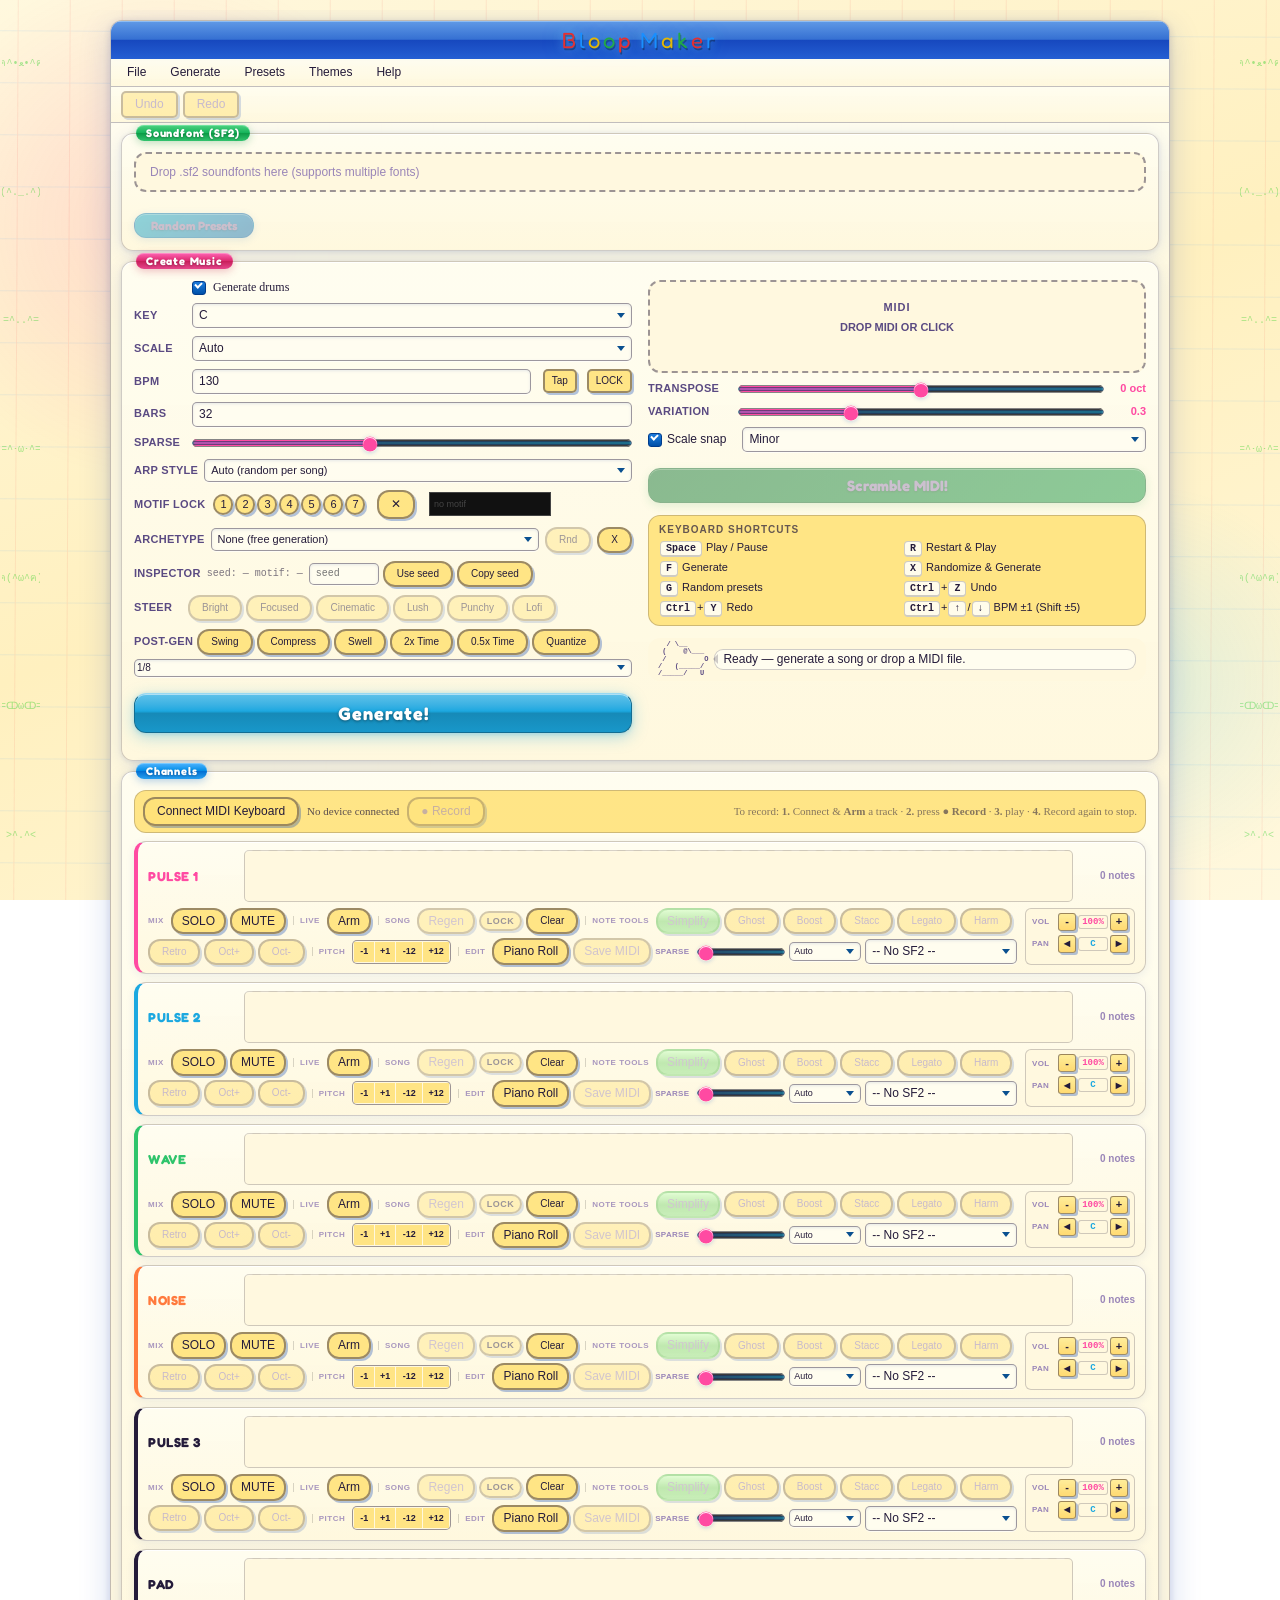
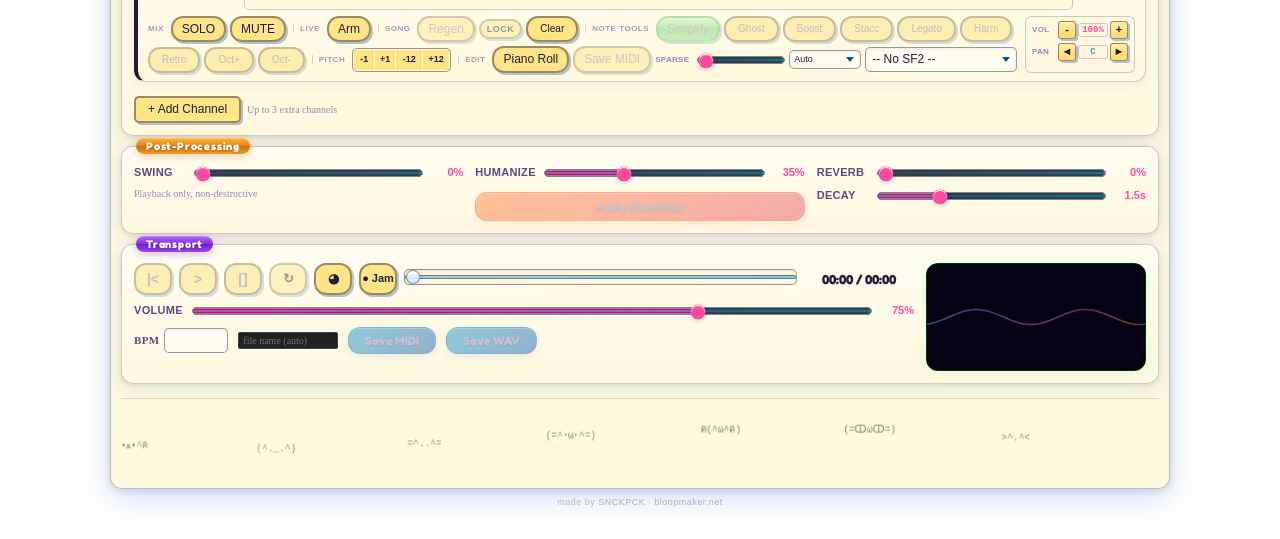
<file: app/index.html>
<!DOCTYPE html>
<html lang="en">
<head>
  <meta charset="UTF-8" />
  <meta name="viewport" content="width=device-width, initial-scale=1.0" />

  <!-- Primary -->
  <title>Bloop Maker — Generative Music Program | Free In-Browser Game Music Generator</title>
  <meta name="description" content="Use Bloop Maker free in your browser — a no-AI game music generator built on music-theory rules. Generate original chiptune and video game music and export MIDI and WAV. Desktop app also available." />
  <meta name="keywords" content="
    MIDI generator, free MIDI generator, online MIDI generator,
    melody generator, free melody generator, random melody generator,
    video game music generator, game music maker, indie game music,
    chiptune generator, chiptune maker, 8-bit music generator, 16-bit music,
    procedural music generator, algorithmic music generator,
    royalty free game music, copyright free game music, no AI music,
    background music generator, background music maker,
    RPG music generator, retro music generator, pixel art music,
    game jam music, indie game soundtrack, game dev tools,
    MIDI composer, MIDI maker, MIDI creator, MIDI file generator,
    free music for games, free music for streams, free music for youtube,
    twitch music, stream safe music, no copyright music generator,
    piano roll editor, music composition tool, music theory tool,
    browser music generator, offline music generator, runs offline,
    SoundFont, SF2 player, chiptune composer, tracker music,
    procedural audio, generative music, rule based music
  " />
  <meta name="author" content="Bloop Maker" />
  <meta name="robots" content="index, follow" />
  <meta name="theme-color" content="#1a1a2e" />

  <!-- Canonical -->
  <link rel="canonical" href="https://bloopmaker.net/app/" />

  <!-- Open Graph (Facebook, Discord, Slack previews) -->
  <meta property="og:type" content="website" />
  <meta property="og:title" content="Bloop Maker — Free MIDI Music Generator | No AI | Game &amp; Chiptune Music" />
  <meta property="og:description" content="Generate original video game and chiptune music in your browser. Rule-based, not AI — no copyright risk. Full piano roll editor, MIDI and WAV export. Free, runs offline." />
  <meta property="og:site_name" content="Bloop Maker" />
  <meta property="og:url" content="https://bloopmaker.net/" />

  <!-- Twitter Card -->
  <meta name="twitter:card" content="summary_large_image" />
  <meta name="twitter:title" content="Bloop Maker — Free MIDI Generator for Game Music" />
  <meta name="twitter:description" content="Procedural game music composer. No AI, no copyright risk. Generates original chiptune and RPG music using music theory rules. Free, offline, MIDI + WAV export." />

  <!-- Structured data — SoftwareApplication -->
  <script type="application/ld+json">
  {
    "@context": "https://schema.org",
    "@type": "SoftwareApplication",
    "name": "Bloop Maker",
    "alternateName": ["Bloop Maker MIDI Generator", "Bloop Maker Game Music Composer"],
    "description": "Free browser-based procedural MIDI melody generator and composer for video game and chiptune music. Uses rule-based music theory — no AI, no copyright risk. Runs offline. Export to MIDI or WAV. Features piano roll editing, 6 channels, 50+ melodic archetypes, and 28 arp styles.",
    "applicationCategory": "MusicApplication",
    "applicationSubCategory": "MIDI Generator",
    "operatingSystem": "Any — browser-based, Windows, Mac, Linux",
    "url": "https://bloopmaker.net/",
    "offers": {
      "@type": "Offer",
      "price": "0",
      "priceCurrency": "USD",
      "availability": "https://schema.org/InStock"
    },
    "audience": {
      "@type": "Audience",
      "audienceType": "Indie game developers, streamers, content creators, musicians, game jam participants"
    },
    "featureList": [
      "Procedural MIDI melody generation — no AI",
      "Rule-based music theory composition",
      "Video game music composer",
      "Chiptune and 8-bit music generator",
      "RPG, battle, ambient, and town music modes",
      "Full piano roll note editor",
      "6 independent channels",
      "50+ melodic archetypes",
      "28 arpeggio styles",
      "MIDI file export",
      "WAV audio export",
      "SoundFont (SF2) support",
      "Deterministic seed system — same seed = same song",
      "Runs completely offline",
      "No account required",
      "No copyright risk",
      "No AI or machine learning",
      "Per-channel post-generation editing",
      "Global swing, compress, swell, and time-stretch tools",
      "Import and edit existing MIDI files"
    ],
    "keywords": "MIDI generator, game music, chiptune, procedural music, no AI music, royalty free game music, melody generator"
  }
  </script>

  <!-- FAQ structured data — helps Google show Q&A in search results -->
  <script type="application/ld+json">
  {
    "@context": "https://schema.org",
    "@type": "FAQPage",
    "mainEntity": [
      {
        "@type": "Question",
        "name": "Does Bloop Maker use AI to generate music?",
        "acceptedAnswer": {
          "@type": "Answer",
          "text": "No. Bloop Maker generates music using rule-based music theory algorithms written in code — chord progressions, melody contour, motif repetition, harmonic rhythm, and drum patterns. No machine learning, no neural networks, no AI models are involved."
        }
      },
      {
        "@type": "Question",
        "name": "Is the music generated by Bloop Maker royalty free?",
        "acceptedAnswer": {
          "@type": "Answer",
          "text": "Yes. Music generated by Bloop Maker is created procedurally by code, not sampled from existing recordings. There is no copyright risk from using it in games, streams, YouTube videos, or other projects."
        }
      },
      {
        "@type": "Question",
        "name": "Does Bloop Maker require an internet connection?",
        "acceptedAnswer": {
          "@type": "Answer",
          "text": "No. Bloop Maker runs completely offline once the page is loaded. No data leaves your machine, no account is required, and there is no internet dependency."
        }
      },
      {
        "@type": "Question",
        "name": "What file formats can Bloop Maker export?",
        "acceptedAnswer": {
          "@type": "Answer",
          "text": "Bloop Maker exports standard MIDI files (.mid) that open in any DAW, and WAV audio files rendered using a loaded SoundFont (.sf2). Individual channels can also be exported as separate MIDI files."
        }
      },
      {
        "@type": "Question",
        "name": "Is Bloop Maker free?",
        "acceptedAnswer": {
          "@type": "Answer",
          "text": "Yes, Bloop Maker is completely free to use. The source code is open and it runs in any modern browser."
        }
      }
    ]
  }
  </script>

  <link rel="preconnect" href="https://fonts.googleapis.com" />
  <link href="https://fonts.googleapis.com/css2?family=Fredoka+One&family=Nunito:wght@400;600;700;800&display=swap" rel="stylesheet" />
  <script type="module" crossorigin src="./assets/index-Bbobmtjs.js"></script>
  <link rel="stylesheet" crossorigin href="./assets/index-CwLfNm_X.css">
</head>
<body>
  <canvas id="bg-canvas"></canvas>
  <div id="app"></div>
  <p style="text-align:center;font:9px/2 Tahoma,sans-serif;color:rgba(120,140,180,0.5);margin:4px 0 8px;letter-spacing:0.5px">
    made by <a href="https://snckpck.com" target="_blank" rel="noopener" style="color:rgba(120,140,180,0.6);text-decoration:none">SNCKPCK</a> · <a href="https://bloopmaker.net" target="_blank" rel="noopener" style="color:rgba(120,140,180,0.6);text-decoration:none">bloopmaker.net</a>
  </p>
</body>
</html>
</file>
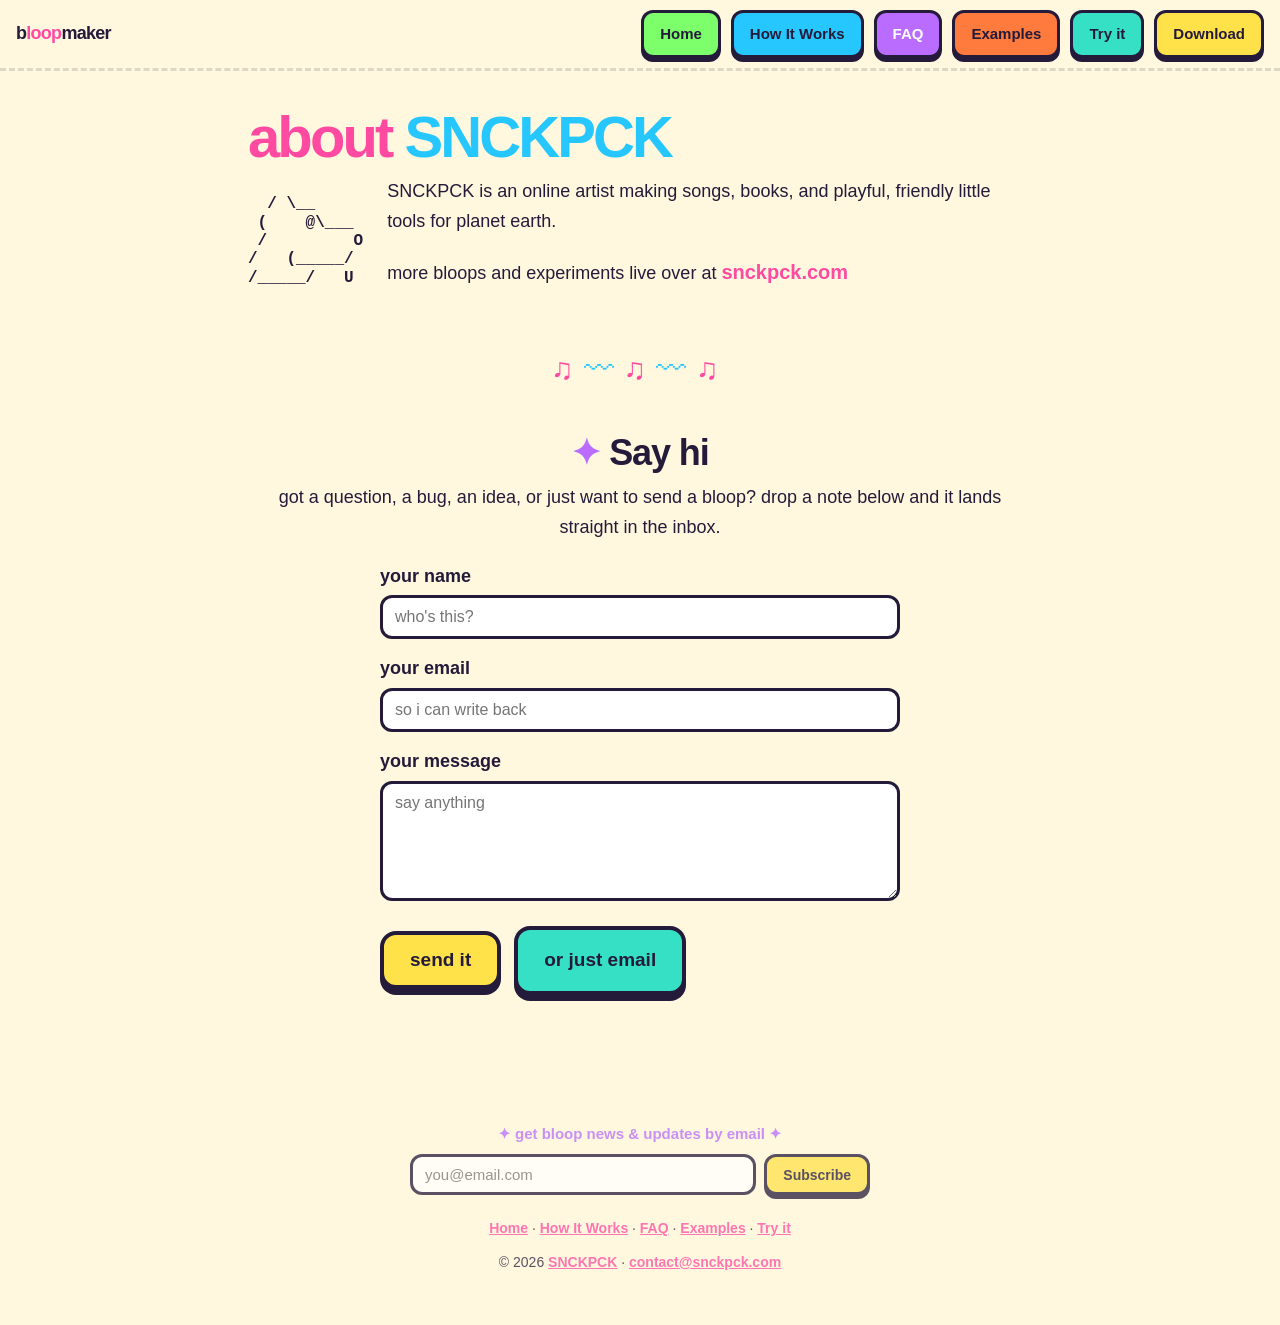
<file: about.html>
<!DOCTYPE html>
<html lang="en">
<head>
  <meta charset="UTF-8" />
  <meta name="viewport" content="width=device-width, initial-scale=1.0" />

  <title>About SNCKPCK — the studio behind Bloop Maker</title>
  <meta name="description" content="About SNCKPCK, the tiny independent studio that makes Bloop Maker and other playful tools. Get in touch at contact@snckpck.com." />
  <meta name="theme-color" content="#fff8de" />
  <link rel="icon" type="image/png" sizes="32x32" href="./favicon/favicon-32x32.png">
  <link rel="icon" type="image/png" sizes="16x16" href="./favicon/favicon-16x16.png">
  <link rel="shortcut icon" href="./favicon/favicon.ico">
  <link rel="apple-touch-icon" sizes="180x180" href="./favicon/apple-touch-icon.png">
  <link rel="manifest" href="./favicon/site.webmanifest">
  <meta property="og:image" content="https://bloopmaker.net/favicon/android-chrome-512x512.png" />
  <meta name="twitter:card" content="summary" />
  <meta property="og:type" content="website" />
  <meta property="og:title" content="About SNCKPCK" />
  <meta property="og:description" content="The tiny independent studio behind Bloop Maker. Say hi." />
  <meta property="og:url" content="https://bloopmaker.net/about.html" />
  <link rel="canonical" href="https://bloopmaker.net/about.html" />
  <link rel="stylesheet" href="./site.css?v=2" />

  <style>
    .about-row { display: flex; gap: 24px; align-items: center; flex-wrap: wrap; margin: 10px 0 26px; }
    .dog {
      font-family: "Courier New", monospace; font-size: 16px; line-height: 1.15; font-weight: 900;
      white-space: pre; color: var(--bloop-ink); margin: 0; flex: 0 0 auto;
      animation: dogwiggle 1.9s ease-in-out infinite;
    }
    @keyframes dogwiggle {
      0%, 100% { transform: translateY(0) rotate(-3deg); }
      50%      { transform: translateY(-8px) rotate(3deg); }
    }
    .about-blurb { flex: 1 1 280px; min-width: 240px; }
    .snck-link {
      display: inline-block; font-weight: 900; font-size: 20px; text-decoration: none;
      color: var(--bloop-pink); animation: snckbounce 1.6s ease-in-out infinite;
    }
    .snck-link:hover { color: var(--bloop-purple); }
    @keyframes snckbounce { 0%,100% { transform: translateY(0); } 50% { transform: translateY(-5px); } }

    /* animated divider: each note bobs, each squiggle waves, independently */
    .divider2 { text-align: center; font-size: 30px; letter-spacing: 10px; color: var(--bloop-pink); margin: 36px 0; }
    .divider2 span { display: inline-block; }
    .d-note  { animation: dnote 1.7s ease-in-out infinite; }
    .d-squig { animation: dsquig 2.3s ease-in-out infinite; color: var(--bloop-blue); }
    .divider2 .d-note:nth-of-type(3)  { animation-delay: .55s; }
    .divider2 .d-note:last-child      { animation-delay: 1.1s; }
    .divider2 .d-squig:nth-of-type(4) { animation-delay: .8s; }
    @keyframes dnote  { 0%,100% { transform: translateY(0) rotate(-4deg); } 50% { transform: translateY(-12px) rotate(4deg); } }
    @keyframes dsquig { 0%,100% { transform: translateX(-7px); } 50% { transform: translateX(7px); } }

    /* spinning star before "Say hi" (override site.css static ::before) */
    .sayhi::before { content: none; }
    .spin-star { display: inline-block; animation: starspin 3s linear infinite; color: var(--bloop-purple); }
    @keyframes starspin { from { transform: rotate(0); } to { transform: rotate(360deg); } }

    .contact-form { max-width: 520px; margin: 0 auto; }
    .sayhi, .sayhi + p { text-align: center; }
    .contact-form label { display: block; font-weight: 900; margin: 14px 0 4px; }
    .contact-form input, .contact-form textarea {
      width: 100%; font-family: inherit; font-size: 16px; padding: 10px 12px;
      border: 3px solid var(--bloop-ink); border-radius: 12px; background: #fff; color: var(--bloop-ink);
      transition: border-color 150ms ease-out, box-shadow 150ms ease-out;
    }
    .contact-form input:focus, .contact-form textarea:focus {
      outline: none;
      border-color: var(--bloop-mint);
      box-shadow: 0 0 0 3px rgba(54,224,196,.28);
    }
    .contact-form textarea { min-height: 120px; resize: vertical; }
    .form-result { margin-top: 14px; font-weight: 900; min-height: 22px; }
    .form-result.ok  { color: #1f9c4a; }
    .form-result.err { color: #e0344e; }
    @media (prefers-reduced-motion: reduce) {
      .dog, .snck-link, .d-note, .d-squig, .spin-star { animation: none; }
      .contact-form input, .contact-form textarea { transition: none; }
      .contact-form input:focus, .contact-form textarea:focus { box-shadow: 0 0 0 3px rgba(54,224,196,.28); }
    }
  </style>
</head>
<body>

  <a class="skip-link" href="#main-content">Skip to main content</a>

  <nav class="topbar" aria-label="Primary">
    <a class="home" href="./">b<b>loop</b>maker</a>
    <a class="btn btn-nav" href="./">Home</a>
    <a class="btn btn-info" href="./how-it-works.html">How It Works</a>
    <a class="btn btn-info2" href="./faq.html">FAQ</a>
    <a class="btn btn-ex" href="./examples.html">Examples</a>
    <a class="btn btn-demo" href="./app/">Try it</a>
    <a class="btn btn-buy" href="./#download">Download</a>
  </nav>

  <main class="wrap" id="main-content">
    <h1><span class="a">about</span> <span class="b">SNCKPCK</span></h1>

    <div class="about-row">
      <pre class="dog" aria-hidden="true">  / \__
 (    @\___
 /         O
/   (_____/
/_____/   U</pre>
      <div class="about-blurb">
        <p>SNCKPCK is an online artist making songs, books, and playful, friendly little tools for planet earth.</p>
        <p>more bloops and experiments live over at <a class="snck-link" href="https://snckpck.com" target="_blank" rel="noopener">snckpck.com</a></p>
      </div>
    </div>

    <div class="divider2" aria-hidden="true"><span class="d-note">♫</span><span class="d-squig">〰</span><span class="d-note">♫</span><span class="d-squig">〰</span><span class="d-note">♫</span></div>

    <h2 class="sayhi"><span class="spin-star">✦</span> Say hi</h2>
    <p>got a question, a bug, an idea, or just want to send a bloop? drop a note below and it lands straight in the inbox.</p>

    <form class="contact-form" id="contact-form">
      <!-- Web3Forms: get a free access key at web3forms.com for contact@snckpck.com, paste it below. -->
      <input type="hidden" name="access_key" value="4e4ff6d5-71f4-4e17-8a81-56c31d58b0ca">
      <input type="hidden" name="subject" value="New message from bloopmaker.net">
      <input type="hidden" name="from_name" value="Bloop Maker site">
      <!-- honeypot (spam trap) — hidden from all users including AT -->
      <input type="checkbox" name="botcheck" tabindex="-1" autocomplete="off" aria-hidden="true" style="display:none">

      <label for="cf-name">your name</label>
      <input id="cf-name" type="text" name="name" placeholder="who's this?" required aria-required="true">

      <label for="cf-email">your email</label>
      <input id="cf-email" type="email" name="email" placeholder="so i can write back" required aria-required="true">

      <label for="cf-message">your message</label>
      <textarea id="cf-message" name="message" placeholder="say anything" required aria-required="true"></textarea>

      <div style="margin-top:16px">
        <button type="submit" class="btn btn-big btn-buy">send it</button>
        <a class="btn btn-big btn-demo" href="mailto:contact@snckpck.com" style="margin-left:8px">or just email</a>
      </div>
      <div class="form-result" id="form-result" role="status" aria-live="polite" aria-atomic="true"></div>
    </form>
  </main>

  <footer aria-label="Site footer">
    <div class="subscribe">
      <p id="subscribe-heading-about">✦ get bloop news &amp; updates by email ✦</p>
      <form action="https://buttondown.com/api/emails/embed-subscribe/SNCKPCK"
            method="post" target="popupwindow"
            aria-labelledby="subscribe-heading-about"
            onsubmit="window.open('https://buttondown.com/SNCKPCK', 'popupwindow')">
        <label for="subscribe-email-about" class="sr-only">Email address</label>
        <input id="subscribe-email-about" type="email" name="email" placeholder="you@email.com" required>
        <button type="submit" class="btn btn-buy">Subscribe</button>
      </form>
    </div>
    <p style="margin:0 0 10px"><a href="./">Home</a> · <a href="./how-it-works.html">How It Works</a> · <a href="./faq.html">FAQ</a> · <a href="./examples.html">Examples</a> · <a href="./app/">Try it</a></p>
    © <span id="year"></span> <a href="https://snckpck.com" target="_blank" rel="noopener">SNCKPCK</a> · <a href="mailto:contact@snckpck.com">contact@snckpck.com</a>
  </footer>

  <script>
    document.getElementById('year').textContent = new Date().getFullYear();

    const form = document.getElementById('contact-form');
    const result = document.getElementById('form-result');
    form.addEventListener('submit', async (e) => {
      e.preventDefault();
      const key = form.access_key.value;
      // If no Web3Forms key is set yet, fall back to opening the user's email client.
      if (!key || key === 'YOUR_WEB3FORMS_ACCESS_KEY') {
        const name = encodeURIComponent(form.name.value);
        const msg = encodeURIComponent(form.message.value + '\n\n— ' + form.name.value + ' (' + form.email.value + ')');
        window.location.href = 'mailto:contact@snckpck.com?subject=' + encodeURIComponent('Hi from ' + form.name.value) + '&body=' + msg;
        return;
      }
      result.textContent = 'sending…';
      result.className = 'form-result';
      try {
        const res = await fetch('https://api.web3forms.com/submit', {
          method: 'POST',
          headers: { 'Content-Type': 'application/json', 'Accept': 'application/json' },
          body: JSON.stringify(Object.fromEntries(new FormData(form))),
        });
        const data = await res.json();
        if (data.success) {
          result.textContent = 'sent! thanks, i\'ll get back to you.';
          result.className = 'form-result ok';
          form.reset();
        } else {
          result.textContent = 'hmm, that didn\'t go through. try emailing contact@snckpck.com instead.';
          result.className = 'form-result err';
        }
      } catch {
        result.textContent = 'couldn\'t reach the server. try emailing contact@snckpck.com instead.';
        result.className = 'form-result err';
      }
    });
  </script>
  <!-- GoatCounter — privacy-friendly pageview analytics (no cookies, renders nothing visible) -->
  <script data-goatcounter="https://bloopmaker.goatcounter.com/count"
          async src="//gc.zgo.at/count.js"></script>
</body>
</html>
</file>
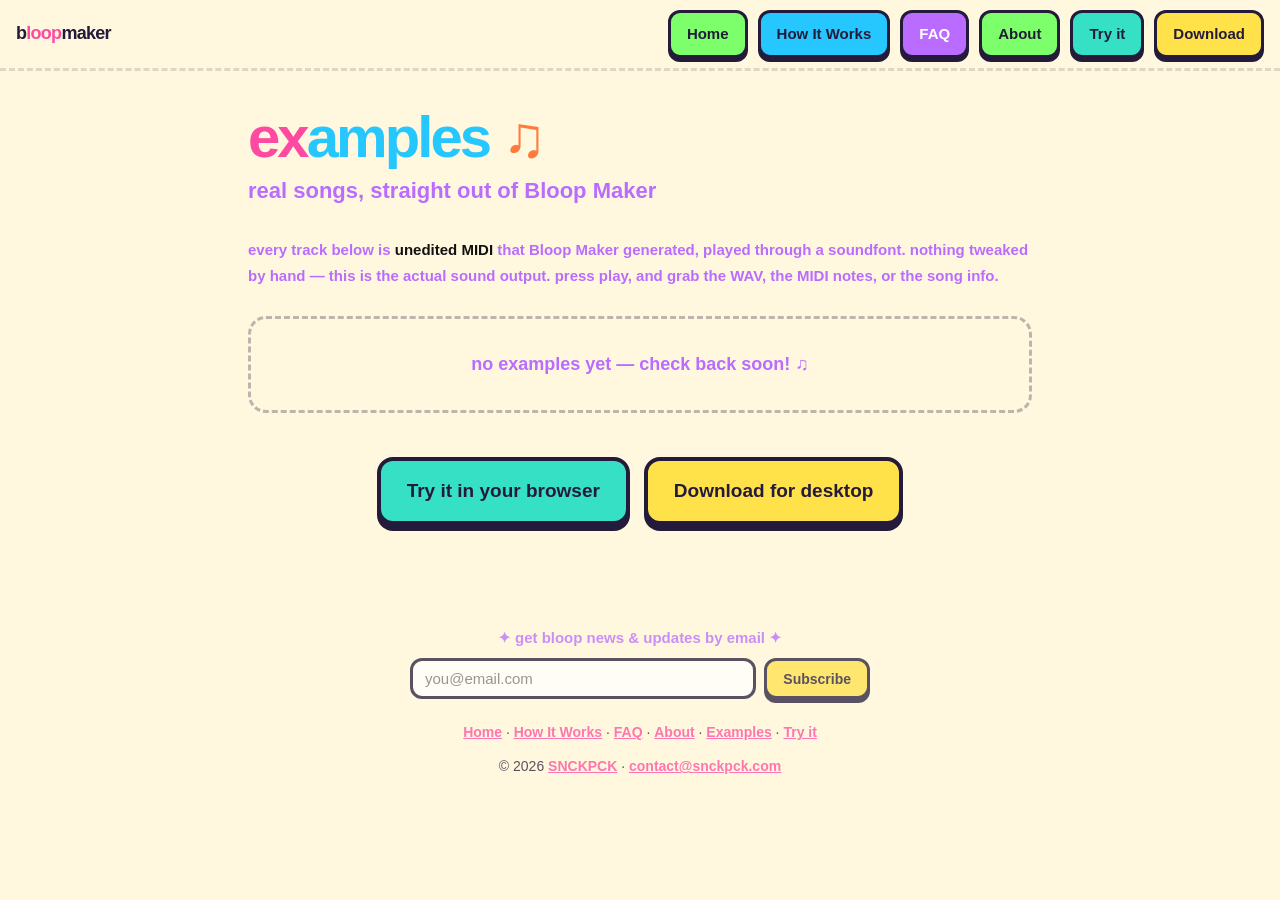
<file: examples.html>
<!DOCTYPE html>
<html lang="en">
<head>
  <meta charset="UTF-8" />
  <meta name="viewport" content="width=device-width, initial-scale=1.0" />

  <title>Examples — hear Bloop Maker's actual sound output</title>
  <meta name="description" content="Listen to real songs made with Bloop Maker — unedited MIDI output with a soundfont applied. Play each one in your browser and download the WAV, the MIDI notes, and the song info." />
  <meta name="theme-color" content="#fff8de" />
  <link rel="icon" type="image/png" sizes="32x32" href="./favicon/favicon-32x32.png">
  <link rel="icon" type="image/png" sizes="16x16" href="./favicon/favicon-16x16.png">
  <link rel="shortcut icon" href="./favicon/favicon.ico">
  <link rel="apple-touch-icon" sizes="180x180" href="./favicon/apple-touch-icon.png">
  <link rel="manifest" href="./favicon/site.webmanifest">
  <meta property="og:image" content="https://bloopmaker.net/favicon/android-chrome-512x512.png" />
  <meta name="twitter:card" content="summary" />
  <meta property="og:type" content="website" />
  <meta property="og:title" content="Bloop Maker Examples" />
  <meta property="og:description" content="Real, unedited songs made with Bloop Maker. Play them and download the WAV + MIDI." />
  <meta property="og:url" content="https://bloopmaker.net/examples.html" />
  <link rel="canonical" href="https://bloopmaker.net/examples.html" />
  <link rel="stylesheet" href="./site.css?v=2" />

  <style>
    /* animated header note, matching the playful motion of the other pages */
    h1 .note { display: inline-block; animation: hnote 1.7s ease-in-out infinite; color: var(--bloop-orange); }
    @keyframes hnote { 0%,100% { transform: translateY(0) rotate(-6deg); } 50% { transform: translateY(-10px) rotate(6deg); } }

    .ex-list { display: grid; gap: 22px; margin: 28px 0 10px; }
    .ex-card {
      border: 3px solid var(--bloop-ink); border-radius: 18px; background: #fff;
      box-shadow: 0 6px 0 var(--bloop-ink); padding: 18px 18px 20px;
      transition: transform 180ms ease-out, box-shadow 180ms ease-out;
    }
    .ex-card:hover { transform: translateY(-4px); box-shadow: 0 10px 0 var(--bloop-ink); }
    .ex-card h2 { margin: 0 0 4px; font-size: clamp(20px, 3.5vw, 28px); }
    .ex-card h2::before { content: none; }
    .ex-num { color: var(--bloop-pink); }
    .ex-desc { margin: 0 0 6px; }
    .ex-font { font-size: 14px; font-weight: 900; color: var(--bloop-purple); margin: 0 0 12px; }
    .ex-font code { background: var(--bloop-soft); border: 2px solid var(--bloop-ink); border-radius: 8px; padding: 1px 7px; }
    /* waveform drawn from the WAV; --wv = this card's palette color */
    .ex-wave {
      position: relative; width: 100%; height: 72px; margin: 4px 0 12px;
      border: 3px solid var(--bloop-ink); border-radius: 12px; overflow: hidden;
      background: var(--bloop-soft); cursor: pointer;
    }
    .ex-wave canvas { display: block; width: 100%; height: 100%; }
    .ex-wave .wave-msg {
      position: absolute; inset: 0; display: flex; align-items: center; justify-content: center;
      font-weight: 900; font-size: 13px; color: var(--bloop-purple); pointer-events: none;
    }
    .ex-card audio { width: 100%; margin: 0 0 14px; }
    .ex-dl { display: flex; gap: 10px; flex-wrap: wrap; }
    .ex-dl .btn { font-size: 14px; padding: 7px 14px; }
    .btn-wav  { background: var(--bloop-orange); }
    .btn-midi { background: var(--bloop-green); }
    .btn-nfo  { background: var(--bloop-blue); }

    .ex-empty {
      border: 3px dashed rgba(36,27,58,.3); border-radius: 18px; padding: 30px;
      text-align: center; font-weight: 900; color: var(--bloop-purple);
    }
    .ex-note { font-size: 15px; color: var(--bloop-purple); font-weight: 900; margin: 0 0 22px; }
    @media (prefers-reduced-motion: reduce) {
      .ex-card, .ex-card:hover { transition: none; transform: none; box-shadow: 0 6px 0 var(--bloop-ink); }
    }
  </style>
</head>
<body>

  <a class="skip-link" href="#main-content">Skip to main content</a>

  <nav class="topbar" aria-label="Primary">
    <a class="home" href="./">b<b>loop</b>maker</a>
    <a class="btn btn-nav" href="./">Home</a>
    <a class="btn btn-info" href="./how-it-works.html">How It Works</a>
    <a class="btn btn-info2" href="./faq.html">FAQ</a>
    <a class="btn btn-nav" href="./about.html">About</a>
    <a class="btn btn-demo" href="./app/">Try it</a>
    <a class="btn btn-buy" href="./#download">Download</a>
  </nav>

  <main class="wrap" id="main-content">
    <h1><span class="a">ex</span><span class="b">amples</span> <span class="note" aria-hidden="true">♫</span></h1>
    <p class="lede">real songs, straight out of Bloop Maker</p>
    <p class="ex-note">every track below is <strong>unedited MIDI</strong> that Bloop Maker generated, played through a soundfont. nothing tweaked by hand — this is the actual sound output. press play, and grab the WAV, the MIDI notes, or the song info.</p>

    <div class="ex-list" id="ex-list" role="status" aria-live="polite" aria-label="Example songs">
      <div class="ex-empty">loading examples…</div>
    </div>

    <div class="cta-block">
      <a class="btn btn-big btn-demo" href="./app/">Try it in your browser</a>
      <a class="btn btn-big btn-buy" href="./#download">Download for desktop</a>
    </div>
  </main>

  <footer aria-label="Site footer">
    <div class="subscribe">
      <p id="subscribe-heading-ex">✦ get bloop news &amp; updates by email ✦</p>
      <form action="https://buttondown.com/api/emails/embed-subscribe/SNCKPCK"
            method="post" target="popupwindow"
            aria-labelledby="subscribe-heading-ex"
            onsubmit="window.open('https://buttondown.com/SNCKPCK', 'popupwindow')">
        <label for="subscribe-email-ex" class="sr-only">Email address</label>
        <input id="subscribe-email-ex" type="email" name="email" placeholder="you@email.com" required>
        <button type="submit" class="btn btn-buy">Subscribe</button>
      </form>
    </div>
    <p style="margin:0 0 10px"><a href="./">Home</a> · <a href="./how-it-works.html">How It Works</a> · <a href="./faq.html">FAQ</a> · <a href="./about.html">About</a> · <a href="./examples.html">Examples</a> · <a href="./app/">Try it</a></p>
    © <span id="year"></span> <a href="https://snckpck.com" target="_blank" rel="noopener">SNCKPCK</a> · <a href="mailto:contact@snckpck.com">contact@snckpck.com</a>
  </footer>

  <script>
    document.getElementById('year').textContent = new Date().getFullYear();

    const BASE = './examples/';
    const list = document.getElementById('ex-list');
    // bloop palette — each card gets the next color for its waveform
    const PALETTE = ['#ff4aa2', '#26c6ff', '#b96cff', '#ff7a3d', '#7cff6b', '#36e0c4'];

    function esc(s) {
      return String(s).replace(/[&<>"']/g, (c) =>
        ({ '&': '&amp;', '<': '&lt;', '>': '&gt;', '"': '&quot;', "'": '&#39;' }[c]));
    }

    function card(song, i) {
      const el = document.createElement('article');
      el.className = 'ex-card';
      // Each card's accessible name comes from its heading (aria-labelledby wired below)
      const headingId = `ex-title-${i}`;
      el.setAttribute('aria-labelledby', headingId);
      const color = PALETTE[i % PALETTE.length];
      // Download links include the song title for a meaningful accessible name.
      // The aria-label strips the ⬇ arrow so screen readers get clean text.
      const dlLabels = { 'btn-wav': 'Download WAV', 'btn-midi': 'Download MIDI notes', 'btn-nfo': 'Download MIDI info' };
      const dl = (file, label, cls, title) => file
        ? `<a class="btn ${cls}" href="${BASE}${encodeURIComponent(file)}" download aria-label="${dlLabels[cls] || 'Download'} — ${esc(title)}">${label}</a>` : '';
      el.innerHTML = `
        <h2 id="${headingId}"><span class="ex-num">${String(i + 1).padStart(2, '0')}.</span> ${esc(song.title)}</h2>
        ${song.description ? `<p class="ex-desc">${esc(song.description)}</p>` : ''}
        ${song.soundfont ? `<p class="ex-font">soundfont: <code>${esc(song.soundfont)}</code></p>` : ''}
        <div class="ex-wave" style="--wv:${color}" data-wav="${esc(song.wav)}"
             aria-hidden="true">
          <canvas></canvas>
          <div class="wave-msg">waveform loads when visible…</div>
        </div>
        <audio controls preload="none" src="${BASE}${encodeURIComponent(song.wav)}"
               aria-label="${esc(song.title)}"></audio>
        <div class="ex-dl">
          ${dl(song.wav, '⬇ WAV', 'btn-wav', song.title)}
          ${dl(song.mid, '⬇ MIDI notes', 'btn-midi', song.title)}
          ${dl(song.info, '⬇ MIDI info', 'btn-nfo', song.title)}
        </div>`;
      wireWave(el, color);
      return el;
    }

    // Decode the WAV (lazily, when the card scrolls into view), draw its peaks on
    // the canvas, then keep a progress fill + click-to-seek synced with <audio>.
    let audioCtx = null;
    function wireWave(card, color) {
      const wrap = card.querySelector('.ex-wave');
      const canvas = wrap.querySelector('canvas');
      const msg = wrap.querySelector('.wave-msg');
      const audio = card.querySelector('audio');
      let peaks = null; // Float32Array of 0..1 amplitudes

      function paint() {
        const dpr = window.devicePixelRatio || 1;
        const w = wrap.clientWidth, h = wrap.clientHeight;
        canvas.width = w * dpr; canvas.height = h * dpr;
        const ctx = canvas.getContext('2d');
        ctx.setTransform(dpr, 0, 0, dpr, 0, 0);
        ctx.clearRect(0, 0, w, h);
        if (!peaks) return;
        const mid = h / 2, n = peaks.length, bw = w / n;
        const prog = (audio.duration ? audio.currentTime / audio.duration : 0) * w;
        for (let x = 0; x < n; x++) {
          const a = Math.max(2, peaks[x] * (h * 0.92));
          const px = x * bw;
          ctx.fillStyle = px <= prog ? color : 'rgba(36,27,58,0.22)';
          ctx.fillRect(px, mid - a / 2, Math.max(1, bw - 1), a);
        }
      }

      async function load() {
        try {
          msg.textContent = 'loading waveform…';
          const buf = await fetch(BASE + encodeURIComponent(wrap.dataset.wav)).then((r) => r.arrayBuffer());
          audioCtx = audioCtx || new (window.AudioContext || window.webkitAudioContext)();
          const decoded = await audioCtx.decodeAudioData(buf);
          const raw = decoded.getChannelData(0);
          const N = 180, block = Math.floor(raw.length / N) || 1;
          const out = new Float32Array(N);
          let max = 0;
          for (let i = 0; i < N; i++) {
            let sum = 0;
            for (let j = 0; j < block; j++) sum += Math.abs(raw[i * block + j] || 0);
            out[i] = sum / block;
            if (out[i] > max) max = out[i];
          }
          if (max > 0) for (let i = 0; i < N; i++) out[i] /= max; // normalize
          peaks = out;
          msg.remove();
          paint();
        } catch (e) {
          msg.textContent = 'preview unavailable';
        }
      }

      // seek by clicking the waveform
      wrap.addEventListener('click', (e) => {
        if (peaks && audio.duration) {
          const rect = wrap.getBoundingClientRect();
          audio.currentTime = ((e.clientX - rect.left) / rect.width) * audio.duration;
          if (audio.paused) audio.play();
        }
      });
      audio.addEventListener('timeupdate', paint);
      audio.addEventListener('seeked', paint);
      window.addEventListener('resize', paint);

      const io = new IntersectionObserver((entries) => {
        entries.forEach((en) => { if (en.isIntersecting) { io.disconnect(); load(); } });
      }, { rootMargin: '200px' });
      io.observe(wrap);
    }

    fetch(BASE + 'manifest.json', { cache: 'no-cache' })
      .then((r) => { if (!r.ok) throw new Error('no manifest'); return r.json(); })
      .then((songs) => {
        list.innerHTML = '';
        if (!Array.isArray(songs) || songs.length === 0) {
          list.innerHTML = '<div class="ex-empty">no examples yet — check back soon! ♫</div>';
          return;
        }
        songs.forEach((s, i) => list.appendChild(card(s, i)));
        // Cards are now in the DOM. Remove the live region role so subsequent
        // DOM mutations (audio timeupdate repaints etc.) are not announced.
        list.removeAttribute('role');
        list.removeAttribute('aria-live');
      })
      .catch(() => {
        list.innerHTML = '<div class="ex-empty">no examples yet — check back soon! ♫</div>';
      });
  </script>
  <!-- GoatCounter — privacy-friendly pageview analytics (no cookies, renders nothing visible) -->
  <script data-goatcounter="https://bloopmaker.goatcounter.com/count"
          async src="//gc.zgo.at/count.js"></script>
</body>
</html>
</file>
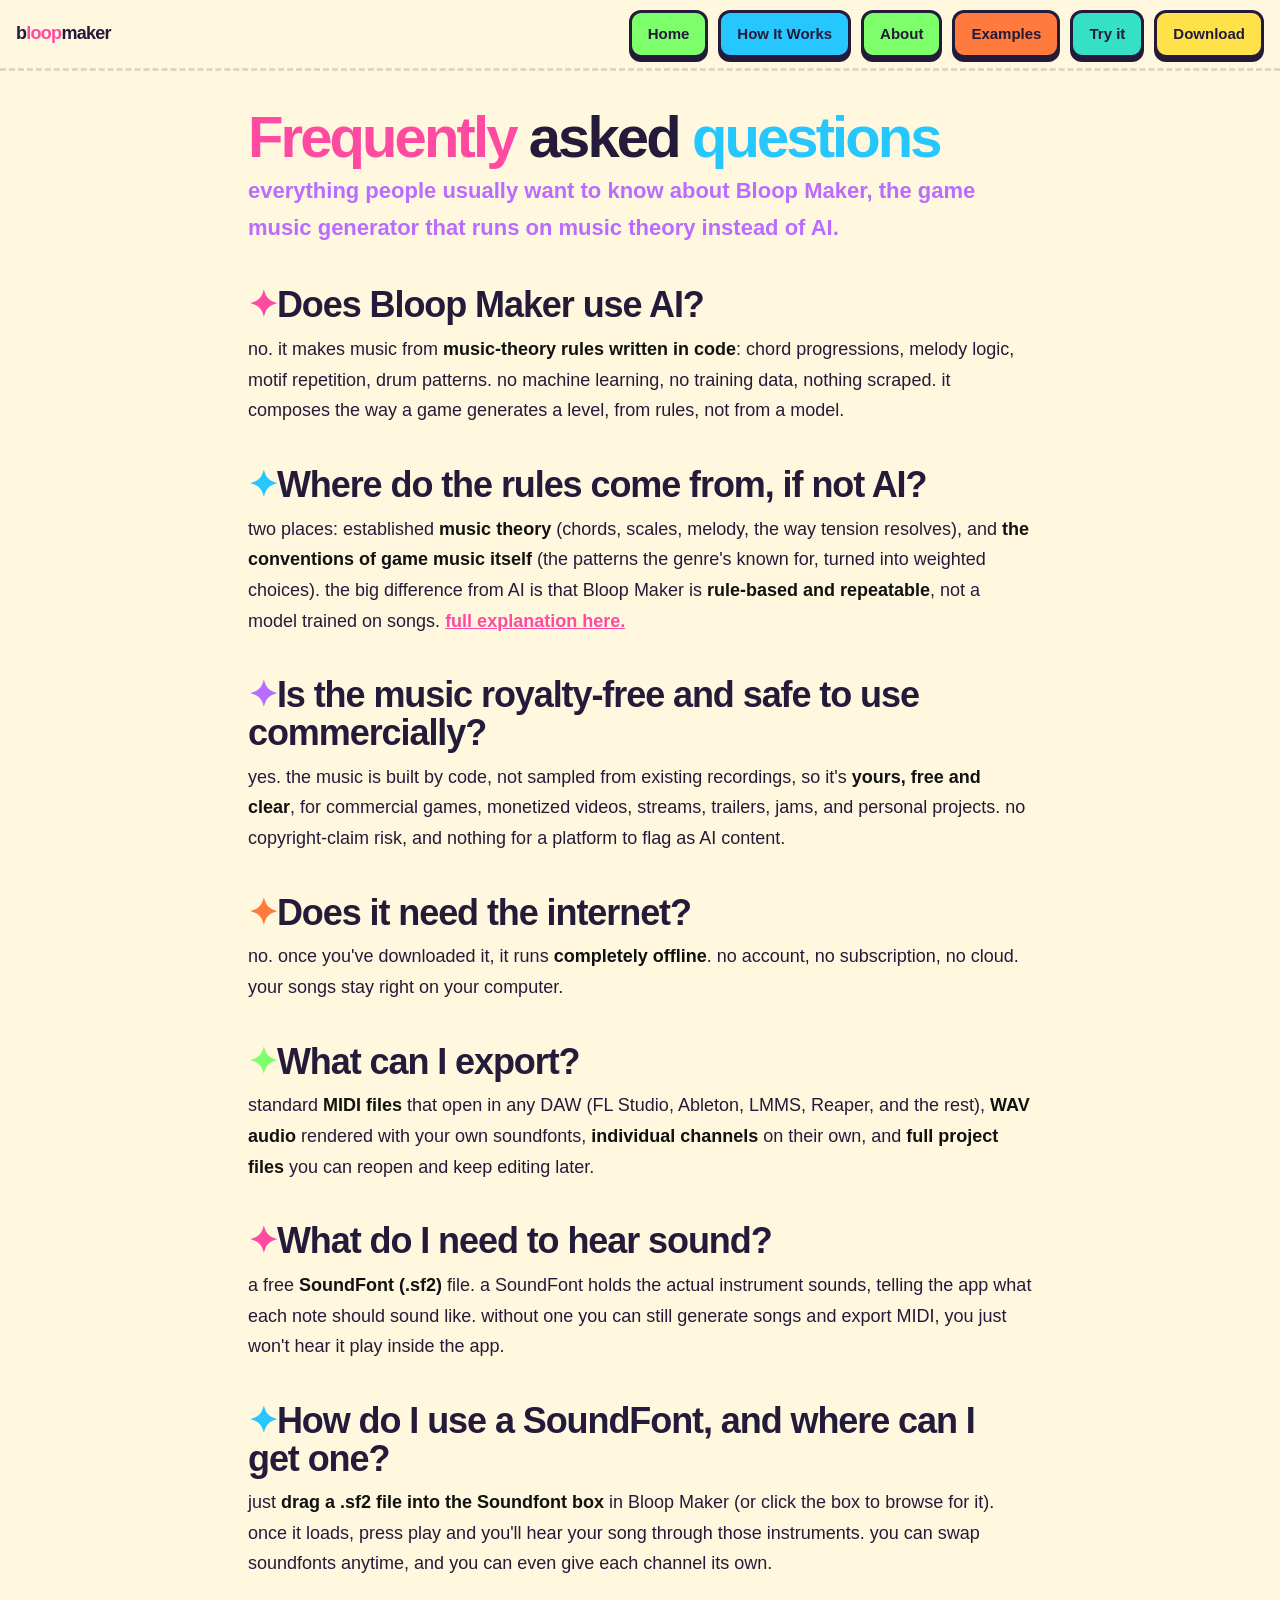
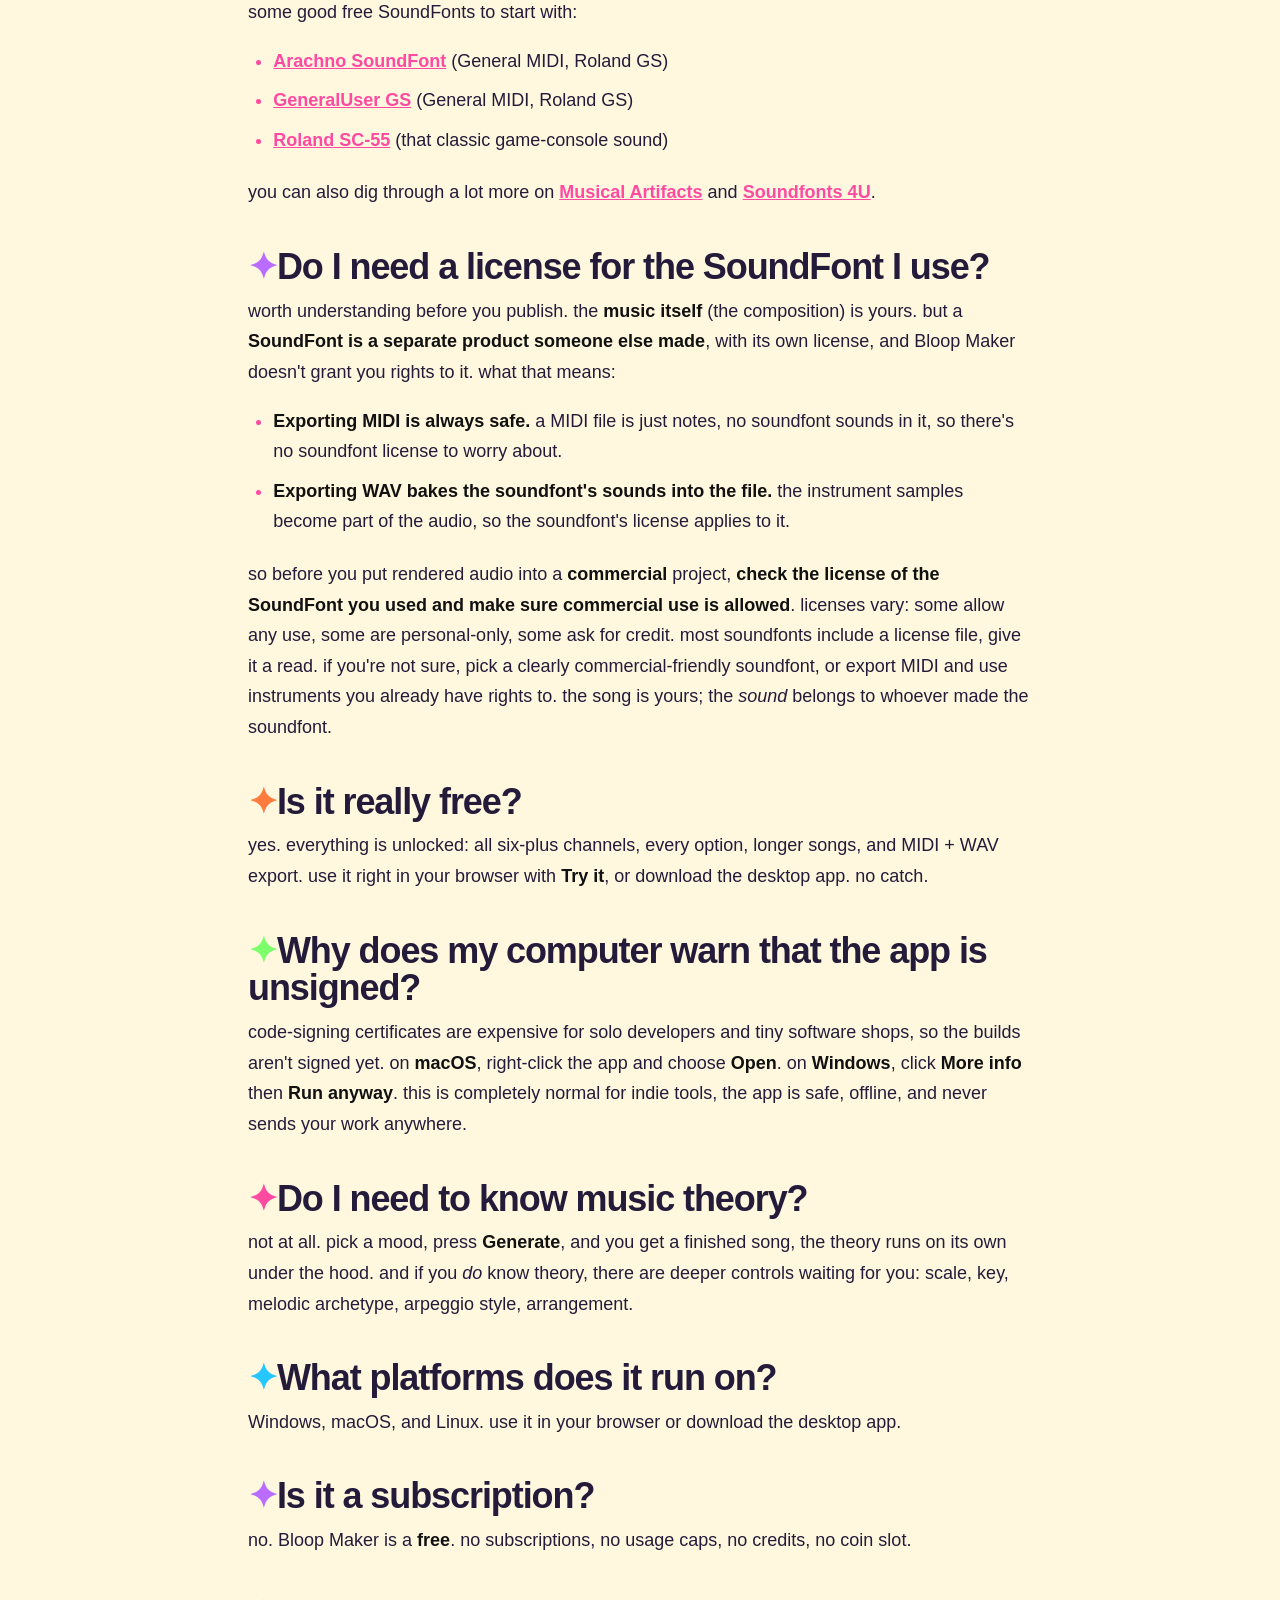
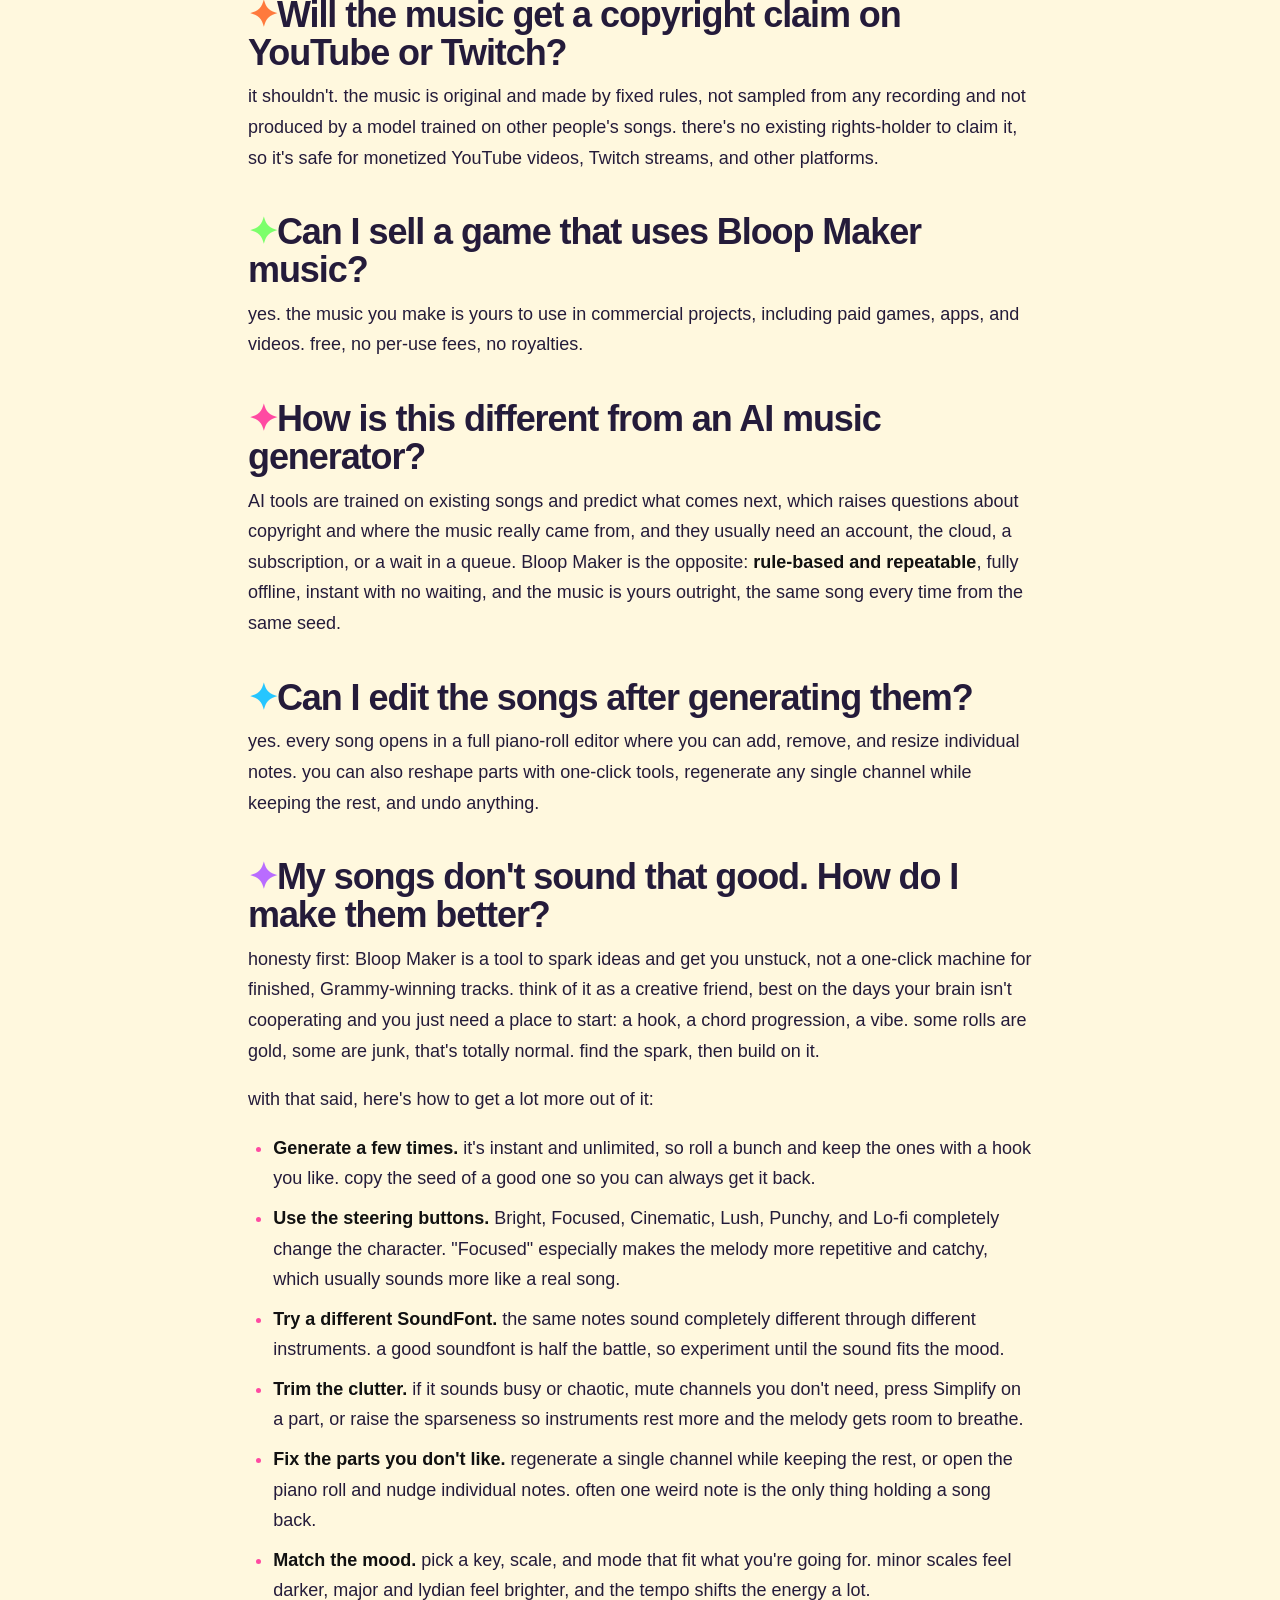
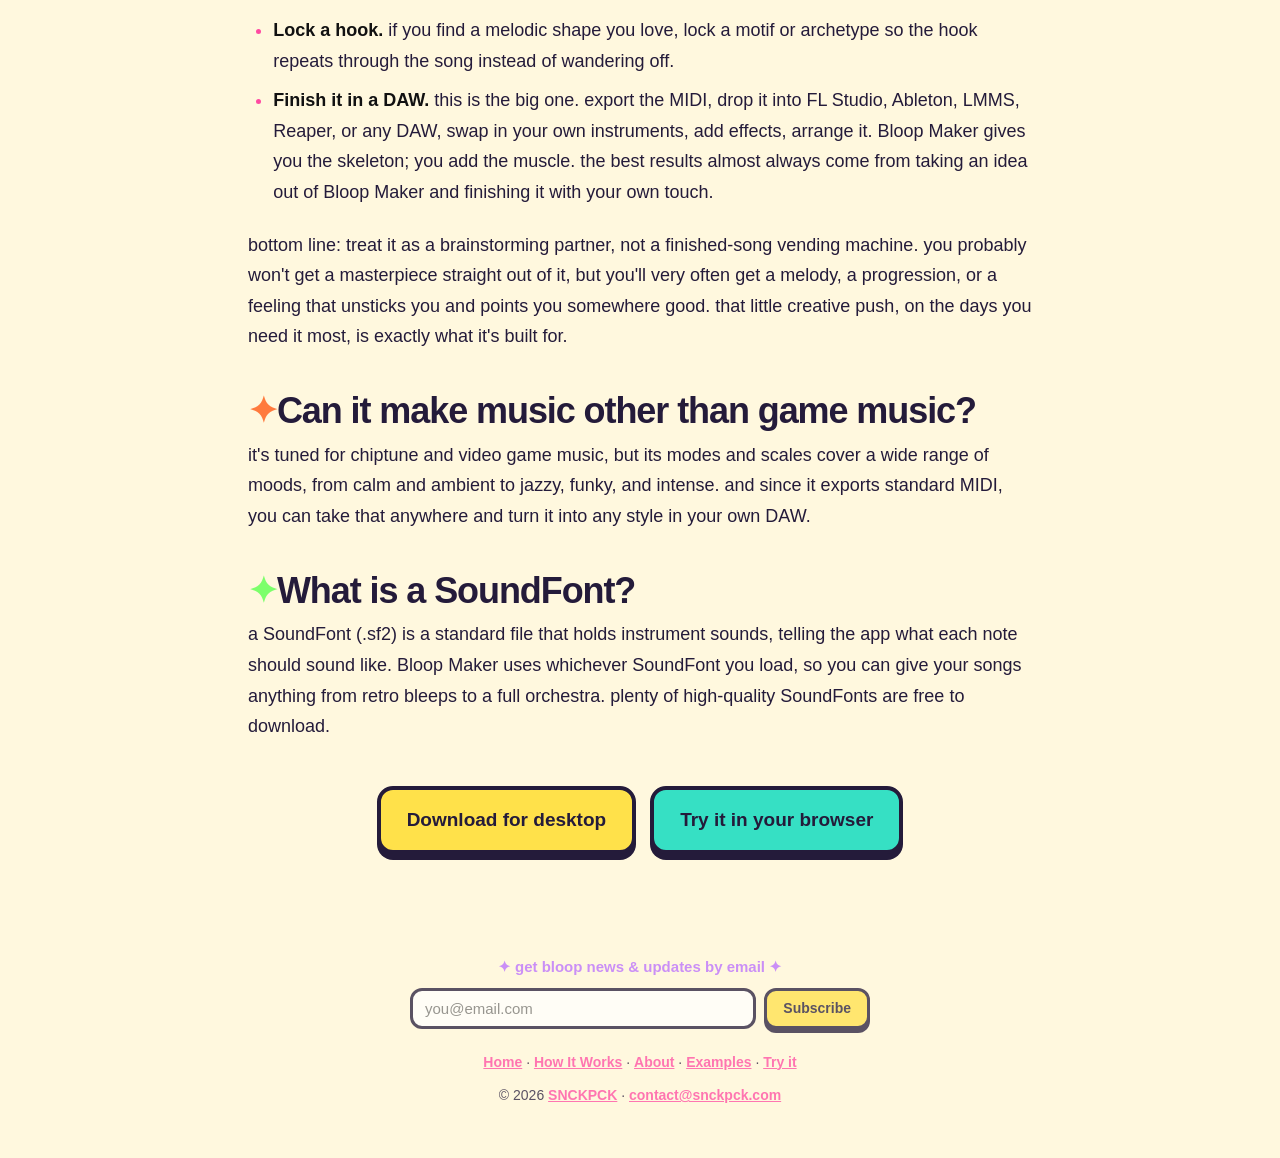
<file: faq.html>
<!DOCTYPE html>
<html lang="en">
<head>
  <meta charset="UTF-8" />
  <meta name="viewport" content="width=device-width, initial-scale=1.0" />

  <title>Bloop Maker FAQ, Royalty-Free Game Music Generator, No AI</title>
  <meta name="description" content="Answers to common questions about Bloop Maker: does it use AI, is the music royalty-free and safe for commercial use, what does it export, whether it is free, soundfonts, platforms, licensing, and more." />
  <meta name="keywords" content="game music generator faq, royalty free game music, is AI music copyright safe, no AI music generator, MIDI generator faq, chiptune maker, free game music for commercial use" />
  <meta name="theme-color" content="#fff8de" />
  <link rel="icon" type="image/png" sizes="32x32" href="./favicon/favicon-32x32.png">
  <link rel="icon" type="image/png" sizes="16x16" href="./favicon/favicon-16x16.png">
  <link rel="shortcut icon" href="./favicon/favicon.ico">
  <link rel="apple-touch-icon" sizes="180x180" href="./favicon/apple-touch-icon.png">
  <link rel="manifest" href="./favicon/site.webmanifest">
  <meta property="og:image" content="https://bloopmaker.net/favicon/android-chrome-512x512.png" />
  <meta name="twitter:card" content="summary" />
  <meta property="og:type" content="article" />
  <meta property="og:title" content="Bloop Maker FAQ, Royalty-Free Game Music, No AI" />
  <meta property="og:description" content="Common questions about Bloop Maker, the no-AI game music generator: licensing, exports, soundfonts, platforms, and more." />
  <meta property="og:url" content="https://bloopmaker.net/faq.html" />
  <link rel="canonical" href="https://bloopmaker.net/faq.html" />
  <link rel="stylesheet" href="./site.css?v=2" />

  <script type="application/ld+json">
  {
    "@context": "https://schema.org",
    "@type": "FAQPage",
    "mainEntity": [
      { "@type": "Question", "name": "Does Bloop Maker use AI?", "acceptedAnswer": { "@type": "Answer", "text": "No. Bloop Maker generates music using music-theory rules written in code, chord progressions, melody logic, motif repetition, and drum patterns. There is no machine learning, no neural network, no training data, and nothing scraped from other music." } },
      { "@type": "Question", "name": "Where do the rules come from if not AI?", "acceptedAnswer": { "@type": "Answer", "text": "From two sources: established music theory, and the conventions of game music itself (the melodic, harmonic, and rhythmic patterns the genre is known for), expressed as weighted choices in the generator. Bloop Maker is rule-based and deterministic rather than a model trained on songs, so the same input always gives the same output and nothing is hidden inside a black box." } },
      { "@type": "Question", "name": "Is the music royalty-free and safe to use commercially?", "acceptedAnswer": { "@type": "Answer", "text": "Yes. Because the music is generated by deterministic code and not sampled from existing recordings, the output is yours to use freely, in commercial games, monetized YouTube videos, Twitch streams, trailers, game jams, and personal projects. There is no copyright claim risk and no AI-content concern." } },
      { "@type": "Question", "name": "Does Bloop Maker need an internet connection?", "acceptedAnswer": { "@type": "Answer", "text": "No. After you download the app it runs completely offline. There is no account, no subscription, no cloud processing, and no data ever leaves your computer." } },
      { "@type": "Question", "name": "What file formats can I export?", "acceptedAnswer": { "@type": "Answer", "text": "Standard MIDI files that open in any DAW such as FL Studio, Ableton, LMMS, and Reaper; WAV audio rendered using your own SoundFont; individual channels exported on their own; and full project files you can reopen and keep editing." } },
      { "@type": "Question", "name": "What do I need to hear sound?", "acceptedAnswer": { "@type": "Answer", "text": "A free SoundFont file (.sf2). A SoundFont holds the instrument sounds. Without one you can still generate songs and export MIDI; you just will not hear playback inside the app." } },
      { "@type": "Question", "name": "How do I use a SoundFont, and where can I get one?", "acceptedAnswer": { "@type": "Answer", "text": "Drag a .sf2 file into the Soundfont box in Bloop Maker, or click to browse, then press play to hear your song through those instruments. Good free options include the Arachno SoundFont, GeneralUser GS, and a Roland SC-55 soundfont. You can also browse Musical Artifacts and Soundfonts 4U for many more." } },
      { "@type": "Question", "name": "Do I need a license for the SoundFont I use?", "acceptedAnswer": { "@type": "Answer", "text": "The music Bloop Maker generates (the composition) is yours, but a SoundFont is a separate product made by someone else with its own license, and Bloop Maker does not grant you rights to it. Exporting MIDI is always safe because it contains only notes and no soundfont sounds. Exporting WAV bakes the soundfont's instrument samples into the audio, so the soundfont's license then applies to that audio. Before using rendered audio in any commercial project, check the license of the specific SoundFont you used and make sure you are allowed to use it commercially. Licenses vary: some allow commercial use, some are personal-use only, and some require attribution. When unsure, choose a permissively licensed soundfont or export MIDI and use instruments you already own the rights to." } },
      { "@type": "Question", "name": "Is it really free?", "acceptedAnswer": { "@type": "Answer", "text": "Yes. Bloop Maker is completely free: all channels, all options, longer songs, and MIDI and WAV export. Use it in your browser or download the desktop app." } },
      { "@type": "Question", "name": "Why does my computer say the app is from an unidentified developer?", "acceptedAnswer": { "@type": "Answer", "text": "Code-signing certificates are expensive for solo developers, so the builds are not signed. On macOS, right-click the app and choose Open. On Windows, click More info and then Run anyway. This is normal for indie tools; the app is safe and runs entirely offline." } },
      { "@type": "Question", "name": "What platforms does Bloop Maker run on?", "acceptedAnswer": { "@type": "Answer", "text": "Windows, macOS, and Linux." } },
      { "@type": "Question", "name": "Do I need to know music theory to use it?", "acceptedAnswer": { "@type": "Answer", "text": "No. You can pick a vibe and press Generate to get a complete song. The music-theory rules run automatically behind the scenes. If you do know theory, there are deeper controls to steer scale, key, archetype, and arrangement." } },
      { "@type": "Question", "name": "Is it a subscription?", "acceptedAnswer": { "@type": "Answer", "text": "No. Bloop Maker is free. There are no subscriptions, usage caps, or credits." } },
      { "@type": "Question", "name": "Will the music get a copyright claim on YouTube or Twitch?", "acceptedAnswer": { "@type": "Answer", "text": "It should not. The music is original and generated by deterministic rules, not sampled from any recording and not produced by a model trained on other people's songs. There is no existing rights-holder to claim it, so it is safe for monetized YouTube videos and Twitch streams." } },
      { "@type": "Question", "name": "Can I sell a game that uses Bloop Maker music?", "acceptedAnswer": { "@type": "Answer", "text": "Yes. The music you generate is yours to use in commercial projects, including paid games, apps, and videos. It is free, with no per-use fees and no royalties." } },
      { "@type": "Question", "name": "How is this different from an AI music generator?", "acceptedAnswer": { "@type": "Answer", "text": "AI music tools are trained on large collections of existing songs and predict what comes next, which raises copyright and AI-content questions and often needs an account, the cloud, or a subscription. Bloop Maker is rule-based and deterministic, runs fully offline, produces original music you own outright, and gives the same song every time from the same seed." } },
      { "@type": "Question", "name": "Can I edit the songs after generating them?", "acceptedAnswer": { "@type": "Answer", "text": "Yes. Every song opens in a full piano-roll editor where you can add, remove, and resize notes, reshape parts with one-click tools, regenerate any single channel, and undo anything." } },
      { "@type": "Question", "name": "My songs don't sound that good. How do I make them better?", "acceptedAnswer": { "@type": "Answer", "text": "Bloop Maker is a tool to spark ideas and get unstuck, not a one-click machine for finished, Grammy-winning tracks. Treat it as a creative co-pilot for when you need a starting point or a nudge in the right direction. To get better results: generate several times and keep the seeds you like; use the steering buttons (Focused makes melodies catchier); try a different SoundFont since the same notes sound very different through different instruments; mute or simplify busy parts so the melody can breathe; regenerate single channels or edit individual notes in the piano roll; pick a key, scale, and tempo that match the mood; lock a motif so the hook repeats; and for the best results, export the MIDI and finish it in a DAW with your own instruments and effects. It gives you the skeleton; you add the muscle." } },
      { "@type": "Question", "name": "Can it make music other than game music?", "acceptedAnswer": { "@type": "Answer", "text": "It is tuned for chiptune and video game music, but its modes and scales cover a wide range of moods from ambient to jazzy, funky, and intense. Since it exports standard MIDI, you can take that into any DAW and turn it into any style." } },
      { "@type": "Question", "name": "What is a SoundFont?", "acceptedAnswer": { "@type": "Answer", "text": "A SoundFont (.sf2) is a standard file that holds instrument sounds, telling the app what each note should sound like. Bloop Maker uses whichever SoundFont you load, from retro bleeps to a full orchestra. Many high-quality SoundFonts are free." } }
    ]
  }
  </script>
</head>
<body>

  <a class="skip-link" href="#main-content">Skip to main content</a>

  <nav class="topbar" aria-label="Primary">
    <a class="home" href="./">b<b>loop</b>maker</a>
    <a class="btn btn-nav" href="./">Home</a>
    <a class="btn btn-info" href="./how-it-works.html">How It Works</a>
    <a class="btn btn-nav" href="./about.html">About</a>
    <a class="btn btn-ex" href="./examples.html">Examples</a>
    <a class="btn btn-demo" href="./app/">Try it</a>
    <a class="btn btn-buy" href="./#download">Download</a>
  </nav>

  <main class="wrap" id="main-content">
    <h1><span class="a">Frequently</span> asked <span class="b">questions</span></h1>
    <p class="lede">everything people usually want to know about Bloop Maker, the game music generator that runs on music theory instead of AI.</p>

    <h2>Does Bloop Maker use AI?</h2>
    <p>no. it makes music from <strong>music-theory rules written in code</strong>: chord progressions, melody logic, motif repetition, drum patterns. no machine learning, no training data, nothing scraped. it composes the way a game generates a level, from rules, not from a model.</p>

    <h2>Where do the rules come from, if not AI?</h2>
    <p>two places: established <strong>music theory</strong> (chords, scales, melody, the way tension resolves), and <strong>the conventions of game music itself</strong> (the patterns the genre's known for, turned into weighted choices). the big difference from AI is that Bloop Maker is <strong>rule-based and repeatable</strong>, not a model trained on songs. <a href="./how-it-works.html">full explanation here.</a></p>

    <h2>Is the music royalty-free and safe to use commercially?</h2>
    <p>yes. the music is built by code, not sampled from existing recordings, so it's <strong>yours, free and clear</strong>, for commercial games, monetized videos, streams, trailers, jams, and personal projects. no copyright-claim risk, and nothing for a platform to flag as AI content.</p>

    <h2>Does it need the internet?</h2>
    <p>no. once you've downloaded it, it runs <strong>completely offline</strong>. no account, no subscription, no cloud. your songs stay right on your computer.</p>

    <h2>What can I export?</h2>
    <p>standard <strong>MIDI files</strong> that open in any DAW (FL Studio, Ableton, LMMS, Reaper, and the rest), <strong>WAV audio</strong> rendered with your own soundfonts, <strong>individual channels</strong> on their own, and <strong>full project files</strong> you can reopen and keep editing later.</p>

    <h2>What do I need to hear sound?</h2>
    <p>a free <strong>SoundFont (.sf2)</strong> file. a SoundFont holds the actual instrument sounds, telling the app what each note should sound like. without one you can still generate songs and export MIDI, you just won't hear it play inside the app.</p>

    <h2>How do I use a SoundFont, and where can I get one?</h2>
    <p>just <strong>drag a .sf2 file into the Soundfont box</strong> in Bloop Maker (or click the box to browse for it). once it loads, press play and you'll hear your song through those instruments. you can swap soundfonts anytime, and you can even give each channel its own.</p>
    <p>some good free SoundFonts to start with:</p>
    <ul>
      <li><a href="https://www.arachnosoft.com/main/soundfont.php" target="_blank" rel="noopener">Arachno SoundFont</a> (General MIDI, Roland GS)</li>
      <li><a href="https://schristiancollins.com/generaluser.php" target="_blank" rel="noopener">GeneralUser GS</a> (General MIDI, Roland GS)</li>
      <li><a href="https://musical-artifacts.com/artifacts?q=sc-55" target="_blank" rel="noopener">Roland SC-55</a> (that classic game-console sound)</li>
    </ul>
    <p>you can also dig through a lot more on <a href="https://musical-artifacts.com/" target="_blank" rel="noopener">Musical Artifacts</a> and <a href="https://sites.google.com/site/soundfonts4u/" target="_blank" rel="noopener">Soundfonts 4U</a>.</p>

    <h2>Do I need a license for the SoundFont I use?</h2>
    <p>worth understanding before you publish. the <strong>music itself</strong> (the composition) is yours. but a <strong>SoundFont is a separate product someone else made</strong>, with its own license, and Bloop Maker doesn't grant you rights to it. what that means:</p>
    <ul>
      <li><strong>Exporting MIDI is always safe.</strong> a MIDI file is just notes, no soundfont sounds in it, so there's no soundfont license to worry about.</li>
      <li><strong>Exporting WAV bakes the soundfont's sounds into the file.</strong> the instrument samples become part of the audio, so the soundfont's license applies to it.</li>
    </ul>
    <p>so before you put rendered audio into a <strong>commercial</strong> project, <strong>check the license of the SoundFont you used and make sure commercial use is allowed</strong>. licenses vary: some allow any use, some are personal-only, some ask for credit. most soundfonts include a license file, give it a read. if you're not sure, pick a clearly commercial-friendly soundfont, or export MIDI and use instruments you already have rights to. the song is yours; the <em>sound</em> belongs to whoever made the soundfont.</p>

    <h2>Is it really free?</h2>
    <p>yes. everything is unlocked: all six-plus channels, every option, longer songs, and MIDI + WAV export. use it right in your browser with <strong>Try it</strong>, or download the desktop app. no catch.</p>

    <h2>Why does my computer warn that the app is unsigned?</h2>
    <p>code-signing certificates are expensive for solo developers and tiny software shops, so the builds aren't signed yet. on <strong>macOS</strong>, right-click the app and choose <strong>Open</strong>. on <strong>Windows</strong>, click <strong>More info</strong> then <strong>Run anyway</strong>. this is completely normal for indie tools, the app is safe, offline, and never sends your work anywhere.</p>

    <h2>Do I need to know music theory?</h2>
    <p>not at all. pick a mood, press <strong>Generate</strong>, and you get a finished song, the theory runs on its own under the hood. and if you <em>do</em> know theory, there are deeper controls waiting for you: scale, key, melodic archetype, arpeggio style, arrangement.</p>

    <h2>What platforms does it run on?</h2>
    <p>Windows, macOS, and Linux. use it in your browser or download the desktop app.</p>

    <h2>Is it a subscription?</h2>
    <p>no. Bloop Maker is a <strong>free</strong>. no subscriptions, no usage caps, no credits, no coin slot.</p>

    <h2>Will the music get a copyright claim on YouTube or Twitch?</h2>
    <p>it shouldn't. the music is original and made by fixed rules, not sampled from any recording and not produced by a model trained on other people's songs. there's no existing rights-holder to claim it, so it's safe for monetized YouTube videos, Twitch streams, and other platforms.</p>

    <h2>Can I sell a game that uses Bloop Maker music?</h2>
    <p>yes. the music you make is yours to use in commercial projects, including paid games, apps, and videos. free, no per-use fees, no royalties.</p>

    <h2>How is this different from an AI music generator?</h2>
    <p>AI tools are trained on existing songs and predict what comes next, which raises questions about copyright and where the music really came from, and they usually need an account, the cloud, a subscription, or a wait in a queue. Bloop Maker is the opposite: <strong>rule-based and repeatable</strong>, fully offline, instant with no waiting, and the music is yours outright, the same song every time from the same seed.</p>

    <h2>Can I edit the songs after generating them?</h2>
    <p>yes. every song opens in a full piano-roll editor where you can add, remove, and resize individual notes. you can also reshape parts with one-click tools, regenerate any single channel while keeping the rest, and undo anything.</p>

    <h2>My songs don't sound that good. How do I make them better?</h2>
    <p>honesty first: Bloop Maker is a tool to spark ideas and get you unstuck, not a one-click machine for finished, Grammy-winning tracks. think of it as a creative friend, best on the days your brain isn't cooperating and you just need a place to start: a hook, a chord progression, a vibe. some rolls are gold, some are junk, that's totally normal. find the spark, then build on it.</p>
    <p>with that said, here's how to get a lot more out of it:</p>
    <ul>
      <li><strong>Generate a few times.</strong> it's instant and unlimited, so roll a bunch and keep the ones with a hook you like. copy the seed of a good one so you can always get it back.</li>
      <li><strong>Use the steering buttons.</strong> Bright, Focused, Cinematic, Lush, Punchy, and Lo-fi completely change the character. "Focused" especially makes the melody more repetitive and catchy, which usually sounds more like a real song.</li>
      <li><strong>Try a different SoundFont.</strong> the same notes sound completely different through different instruments. a good soundfont is half the battle, so experiment until the sound fits the mood.</li>
      <li><strong>Trim the clutter.</strong> if it sounds busy or chaotic, mute channels you don't need, press Simplify on a part, or raise the sparseness so instruments rest more and the melody gets room to breathe.</li>
      <li><strong>Fix the parts you don't like.</strong> regenerate a single channel while keeping the rest, or open the piano roll and nudge individual notes. often one weird note is the only thing holding a song back.</li>
      <li><strong>Match the mood.</strong> pick a key, scale, and mode that fit what you're going for. minor scales feel darker, major and lydian feel brighter, and the tempo shifts the energy a lot.</li>
      <li><strong>Lock a hook.</strong> if you find a melodic shape you love, lock a motif or archetype so the hook repeats through the song instead of wandering off.</li>
      <li><strong>Finish it in a DAW.</strong> this is the big one. export the MIDI, drop it into FL Studio, Ableton, LMMS, Reaper, or any DAW, swap in your own instruments, add effects, arrange it. Bloop Maker gives you the skeleton; you add the muscle. the best results almost always come from taking an idea out of Bloop Maker and finishing it with your own touch.</li>
    </ul>
    <p>bottom line: treat it as a brainstorming partner, not a finished-song vending machine. you probably won't get a masterpiece straight out of it, but you'll very often get a melody, a progression, or a feeling that unsticks you and points you somewhere good. that little creative push, on the days you need it most, is exactly what it's built for.</p>

    <h2>Can it make music other than game music?</h2>
    <p>it's tuned for chiptune and video game music, but its modes and scales cover a wide range of moods, from calm and ambient to jazzy, funky, and intense. and since it exports standard MIDI, you can take that anywhere and turn it into any style in your own DAW.</p>

    <h2>What is a SoundFont?</h2>
    <p>a SoundFont (.sf2) is a standard file that holds instrument sounds, telling the app what each note should sound like. Bloop Maker uses whichever SoundFont you load, so you can give your songs anything from retro bleeps to a full orchestra. plenty of high-quality SoundFonts are free to download.</p>

    <div class="cta-block">
      <a class="btn btn-big btn-buy" href="./#download">Download for desktop</a>
      <a class="btn btn-big btn-demo" href="./app/">Try it in your browser</a>
    </div>
  </main>

  <footer aria-label="Site footer">
    <div class="subscribe">
      <p id="subscribe-heading-faq">✦ get bloop news &amp; updates by email ✦</p>
      <form action="https://buttondown.com/api/emails/embed-subscribe/SNCKPCK"
            method="post" target="popupwindow"
            aria-labelledby="subscribe-heading-faq"
            onsubmit="window.open('https://buttondown.com/SNCKPCK', 'popupwindow')">
        <label for="subscribe-email-faq" class="sr-only">Email address</label>
        <input id="subscribe-email-faq" type="email" name="email" placeholder="you@email.com" required>
        <button type="submit" class="btn btn-buy">Subscribe</button>
      </form>
    </div>
    <p style="margin:0 0 10px"><a href="./">Home</a> · <a href="./how-it-works.html">How It Works</a> · <a href="./about.html">About</a> · <a href="./examples.html">Examples</a> · <a href="./app/">Try it</a></p>
    © <span id="year"></span> <a href="https://snckpck.com" target="_blank" rel="noopener">SNCKPCK</a> · <a href="mailto:contact@snckpck.com">contact@snckpck.com</a>
  </footer>
  <script>document.getElementById('year').textContent = new Date().getFullYear();</script>
  <!-- GoatCounter — privacy-friendly pageview analytics (no cookies, renders nothing visible) -->
  <script data-goatcounter="https://bloopmaker.goatcounter.com/count"
          async src="//gc.zgo.at/count.js"></script>
</body>
</html>
</file>
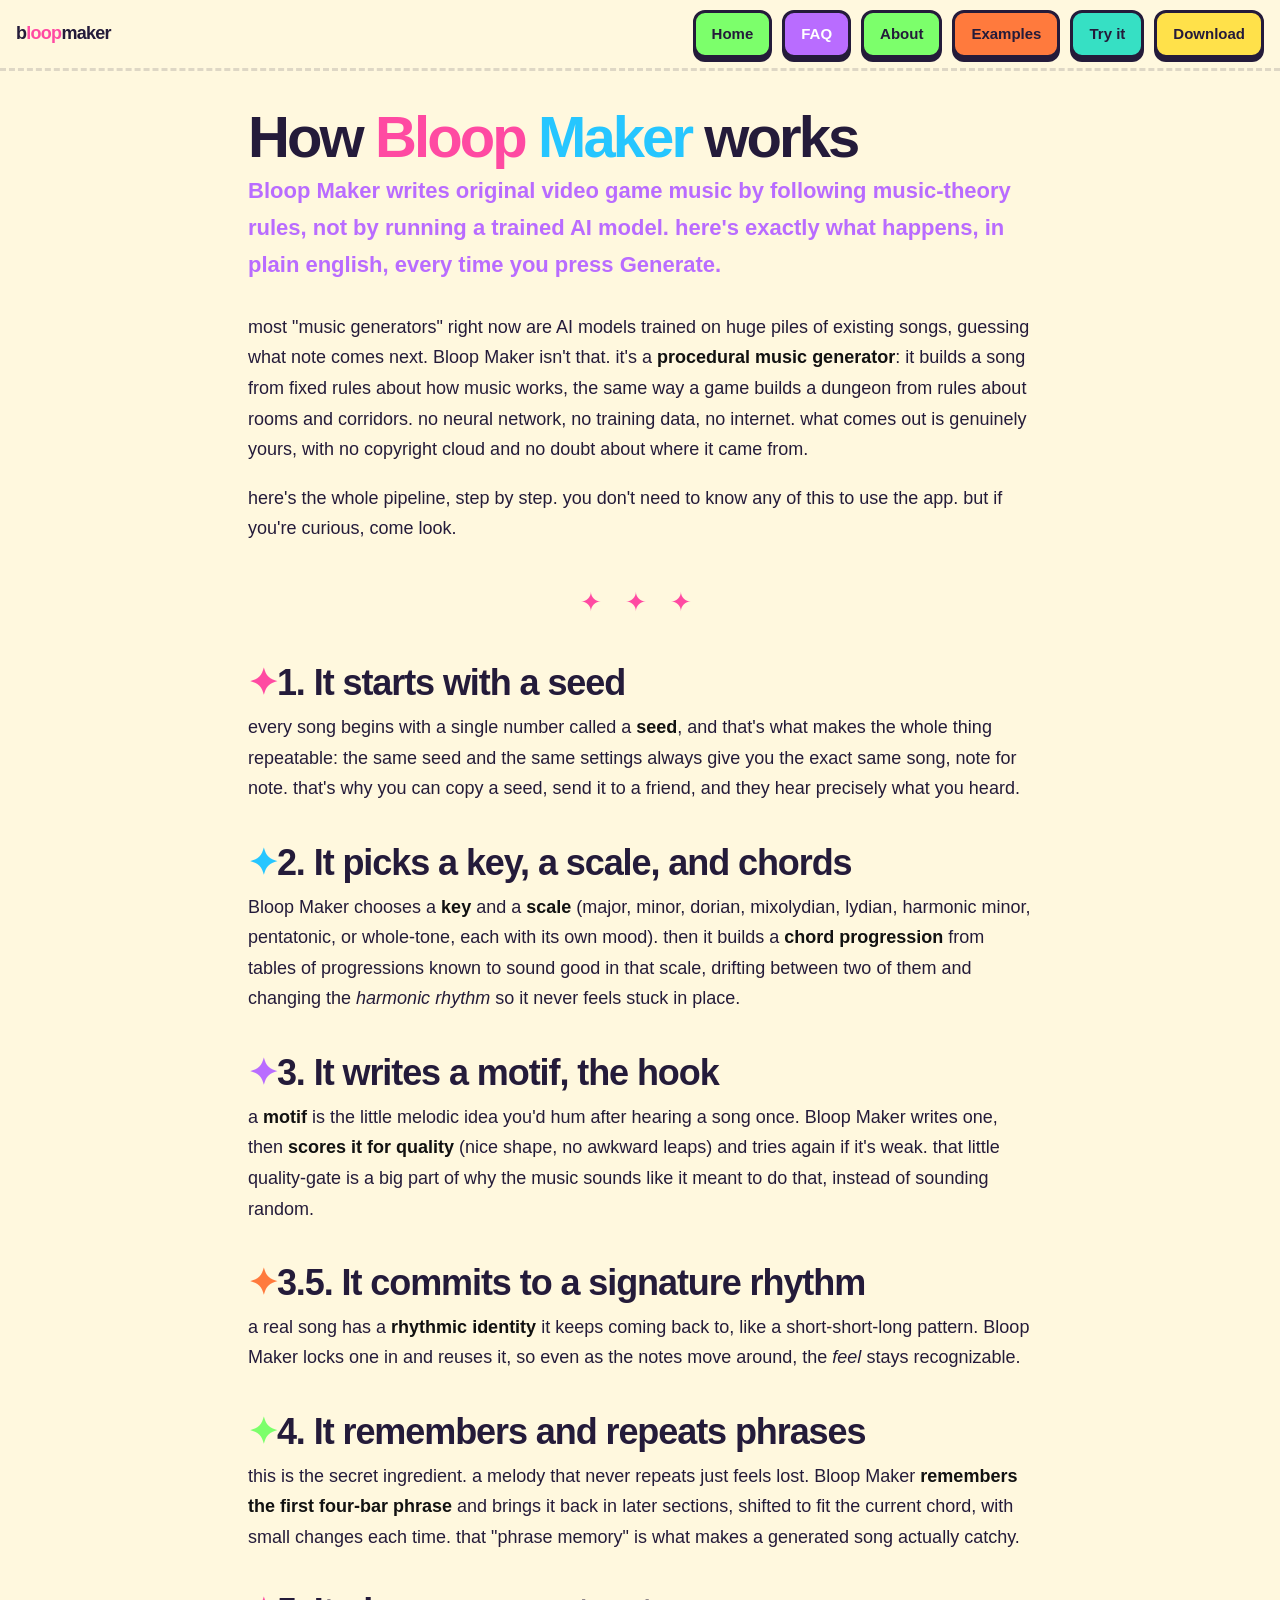
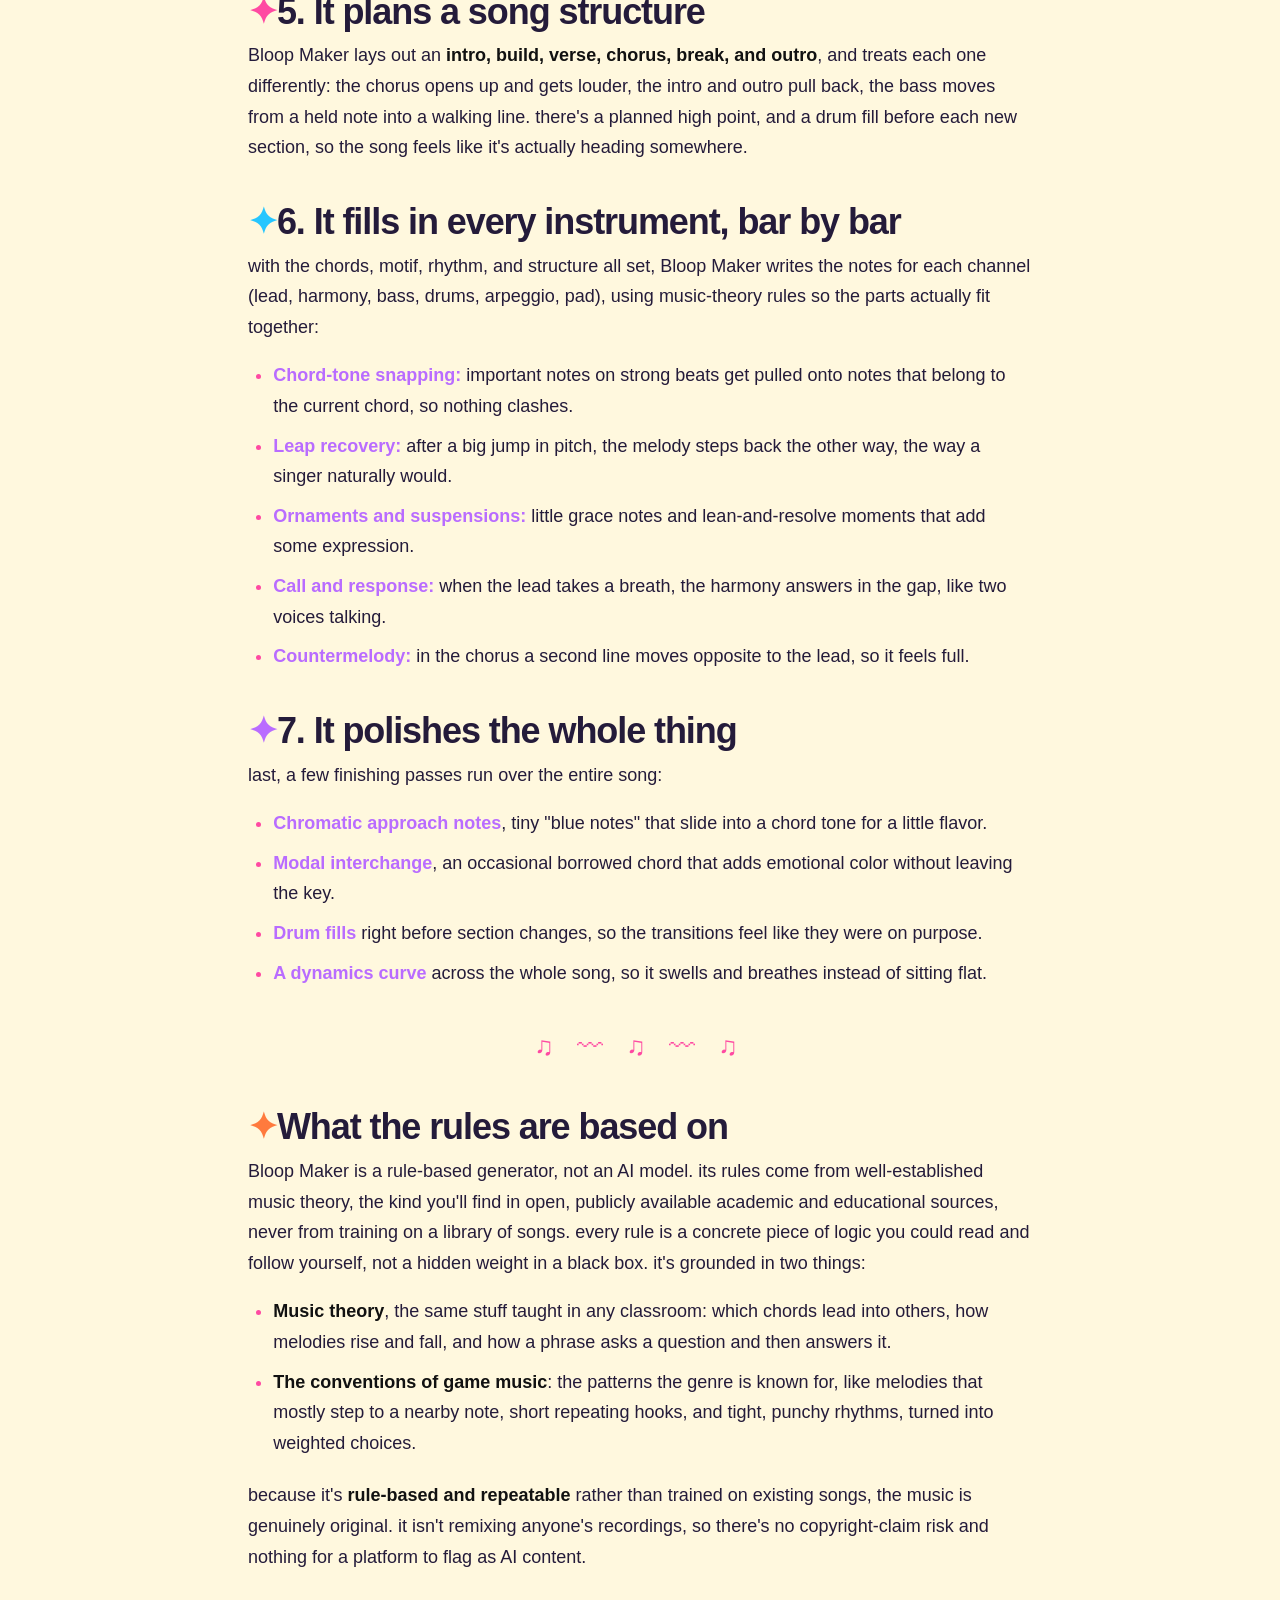
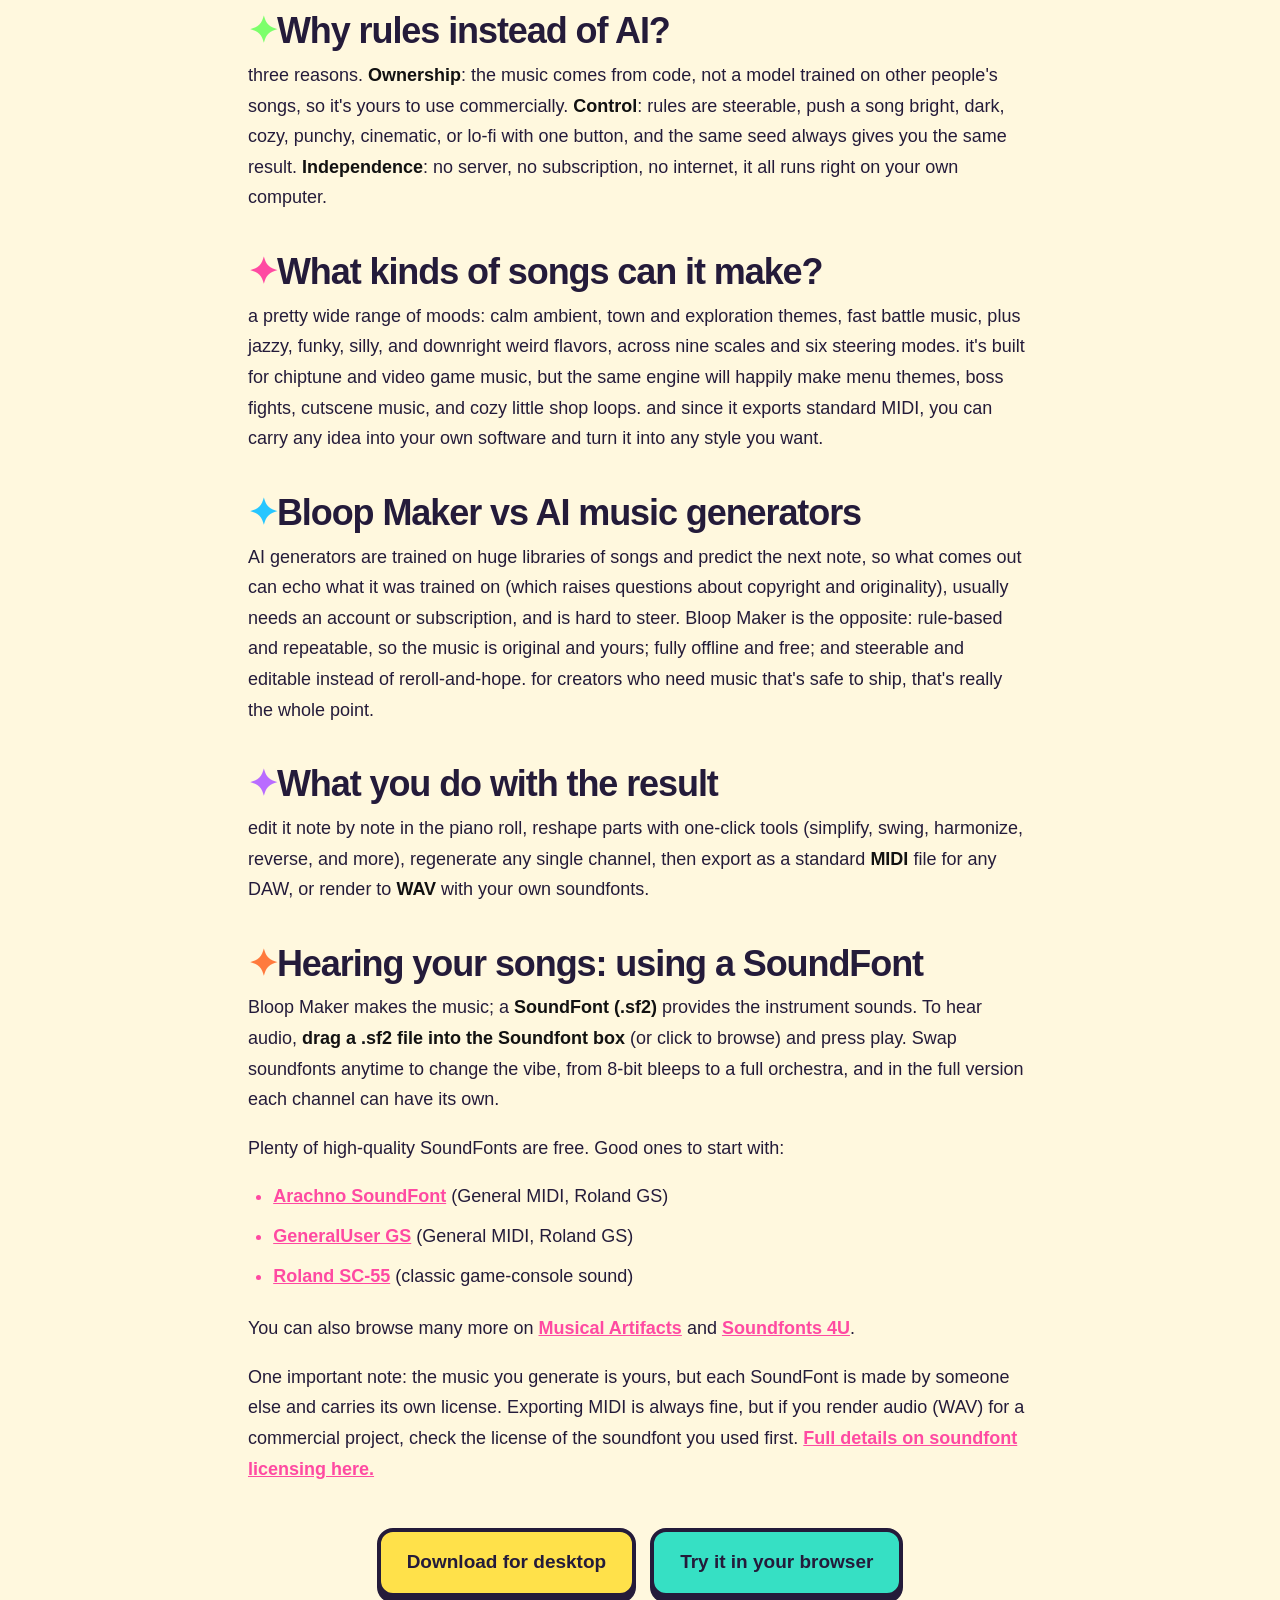
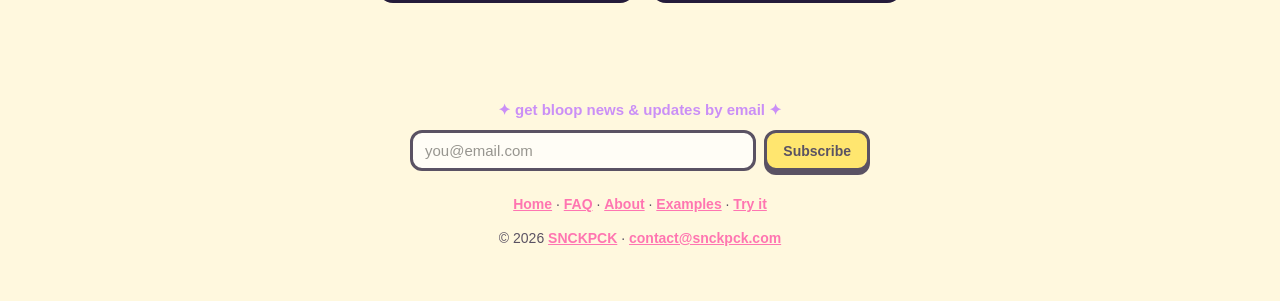
<file: how-it-works.html>
<!DOCTYPE html>
<html lang="en">
<head>
  <meta charset="UTF-8" />
  <meta name="viewport" content="width=device-width, initial-scale=1.0" />

  <title>How Bloop Maker Works, Procedural Game Music Generation Without AI</title>
  <meta name="description" content="A full, plain-English explanation of how Bloop Maker generates original video game music using music-theory rules instead of AI: seeds, chord progressions, motifs, phrase repetition, song structure, and the polish passes that make it sound like a real song." />
  <meta name="keywords" content="how does a music generator work, procedural music generation, algorithmic music, no AI music generator, rule based music, game music generation, chiptune generation, MIDI generation explained" />
  <meta name="theme-color" content="#fff8de" />
  <link rel="icon" type="image/png" sizes="32x32" href="./favicon/favicon-32x32.png">
  <link rel="icon" type="image/png" sizes="16x16" href="./favicon/favicon-16x16.png">
  <link rel="shortcut icon" href="./favicon/favicon.ico">
  <link rel="apple-touch-icon" sizes="180x180" href="./favicon/apple-touch-icon.png">
  <link rel="manifest" href="./favicon/site.webmanifest">
  <meta property="og:image" content="https://bloopmaker.net/favicon/android-chrome-512x512.png" />
  <meta name="twitter:card" content="summary" />
  <meta property="og:type" content="article" />
  <meta property="og:title" content="How Bloop Maker Works, Procedural Game Music, No AI" />
  <meta property="og:description" content="How Bloop Maker writes original game music from music-theory rules instead of AI, explained step by step." />
  <meta property="og:url" content="https://bloopmaker.net/how-it-works.html" />
  <link rel="canonical" href="https://bloopmaker.net/how-it-works.html" />
  <link rel="stylesheet" href="./site.css?v=2" />
</head>
<body>

  <a class="skip-link" href="#main-content">Skip to main content</a>

  <nav class="topbar" aria-label="Primary">
    <a class="home" href="./">b<b>loop</b>maker</a>
    <a class="btn btn-nav" href="./">Home</a>
    <a class="btn btn-info2" href="./faq.html">FAQ</a>
    <a class="btn btn-nav" href="./about.html">About</a>
    <a class="btn btn-ex" href="./examples.html">Examples</a>
    <a class="btn btn-demo" href="./app/">Try it</a>
    <a class="btn btn-buy" href="./#download">Download</a>
  </nav>

  <main class="wrap" id="main-content">
    <h1>How <span class="a">Bloop</span> <span class="b">Maker</span> works</h1>
    <p class="lede">Bloop Maker writes original video game music by following music-theory rules, not by running a trained AI model. here's exactly what happens, in plain english, every time you press Generate.</p>

    <p>most "music generators" right now are AI models trained on huge piles of existing songs, guessing what note comes next. Bloop Maker isn't that. it's a <strong>procedural music generator</strong>: it builds a song from fixed rules about how music works, the same way a game builds a dungeon from rules about rooms and corridors. no neural network, no training data, no internet. what comes out is genuinely yours, with no copyright cloud and no doubt about where it came from.</p>

    <p>here's the whole pipeline, step by step. you don't need to know any of this to use the app. but if you're curious, come look.</p>

    <div class="divider" aria-hidden="true">✦ ✦ ✦</div>

    <h2>1. It starts with a seed</h2>
    <p>every song begins with a single number called a <strong>seed</strong>, and that's what makes the whole thing repeatable: the same seed and the same settings always give you the exact same song, note for note. that's why you can copy a seed, send it to a friend, and they hear precisely what you heard.</p>

    <h2>2. It picks a key, a scale, and chords</h2>
    <p>Bloop Maker chooses a <strong>key</strong> and a <strong>scale</strong> (major, minor, dorian, mixolydian, lydian, harmonic minor, pentatonic, or whole-tone, each with its own mood). then it builds a <strong>chord progression</strong> from tables of progressions known to sound good in that scale, drifting between two of them and changing the <em>harmonic rhythm</em> so it never feels stuck in place.</p>

    <h2>3. It writes a motif, the hook</h2>
    <p>a <strong>motif</strong> is the little melodic idea you'd hum after hearing a song once. Bloop Maker writes one, then <strong>scores it for quality</strong> (nice shape, no awkward leaps) and tries again if it's weak. that little quality-gate is a big part of why the music sounds like it meant to do that, instead of sounding random.</p>

    <h2>3.5. It commits to a signature rhythm</h2>
    <p>a real song has a <strong>rhythmic identity</strong> it keeps coming back to, like a short-short-long pattern. Bloop Maker locks one in and reuses it, so even as the notes move around, the <em>feel</em> stays recognizable.</p>

    <h2>4. It remembers and repeats phrases</h2>
    <p>this is the secret ingredient. a melody that never repeats just feels lost. Bloop Maker <strong>remembers the first four-bar phrase</strong> and brings it back in later sections, shifted to fit the current chord, with small changes each time. that "phrase memory" is what makes a generated song actually catchy.</p>

    <h2>5. It plans a song structure</h2>
    <p>Bloop Maker lays out an <strong>intro, build, verse, chorus, break, and outro</strong>, and treats each one differently: the chorus opens up and gets louder, the intro and outro pull back, the bass moves from a held note into a walking line. there's a planned high point, and a drum fill before each new section, so the song feels like it's actually heading somewhere.</p>

    <h2>6. It fills in every instrument, bar by bar</h2>
    <p>with the chords, motif, rhythm, and structure all set, Bloop Maker writes the notes for each channel (lead, harmony, bass, drums, arpeggio, pad), using music-theory rules so the parts actually fit together:</p>
    <ul>
      <li><span class="step">Chord-tone snapping:</span> important notes on strong beats get pulled onto notes that belong to the current chord, so nothing clashes.</li>
      <li><span class="step">Leap recovery:</span> after a big jump in pitch, the melody steps back the other way, the way a singer naturally would.</li>
      <li><span class="step">Ornaments and suspensions:</span> little grace notes and lean-and-resolve moments that add some expression.</li>
      <li><span class="step">Call and response:</span> when the lead takes a breath, the harmony answers in the gap, like two voices talking.</li>
      <li><span class="step">Countermelody:</span> in the chorus a second line moves opposite to the lead, so it feels full.</li>
    </ul>

    <h2>7. It polishes the whole thing</h2>
    <p>last, a few finishing passes run over the entire song:</p>
    <ul>
      <li><span class="step">Chromatic approach notes</span>, tiny "blue notes" that slide into a chord tone for a little flavor.</li>
      <li><span class="step">Modal interchange</span>, an occasional borrowed chord that adds emotional color without leaving the key.</li>
      <li><span class="step">Drum fills</span> right before section changes, so the transitions feel like they were on purpose.</li>
      <li><span class="step">A dynamics curve</span> across the whole song, so it swells and breathes instead of sitting flat.</li>
    </ul>

    <div class="divider" aria-hidden="true">♫ 〰 ♫ 〰 ♫</div>

    <h2>What the rules are based on</h2>
    <p>Bloop Maker is a rule-based generator, not an AI model. its rules come from well-established music theory, the kind you'll find in open, publicly available academic and educational sources, never from training on a library of songs. every rule is a concrete piece of logic you could read and follow yourself, not a hidden weight in a black box. it's grounded in two things:</p>
    <ul>
      <li><strong>Music theory</strong>, the same stuff taught in any classroom: which chords lead into others, how melodies rise and fall, and how a phrase asks a question and then answers it.</li>
      <li><strong>The conventions of game music</strong>: the patterns the genre is known for, like melodies that mostly step to a nearby note, short repeating hooks, and tight, punchy rhythms, turned into weighted choices.</li>
    </ul>
    <p>because it's <strong>rule-based and repeatable</strong> rather than trained on existing songs, the music is genuinely original. it isn't remixing anyone's recordings, so there's no copyright-claim risk and nothing for a platform to flag as AI content.</p>

    <h2>Why rules instead of AI?</h2>
    <p>three reasons. <strong>Ownership</strong>: the music comes from code, not a model trained on other people's songs, so it's yours to use commercially. <strong>Control</strong>: rules are steerable, push a song bright, dark, cozy, punchy, cinematic, or lo-fi with one button, and the same seed always gives you the same result. <strong>Independence</strong>: no server, no subscription, no internet, it all runs right on your own computer.</p>

    <h2>What kinds of songs can it make?</h2>
    <p>a pretty wide range of moods: calm ambient, town and exploration themes, fast battle music, plus jazzy, funky, silly, and downright weird flavors, across nine scales and six steering modes. it's built for chiptune and video game music, but the same engine will happily make menu themes, boss fights, cutscene music, and cozy little shop loops. and since it exports standard MIDI, you can carry any idea into your own software and turn it into any style you want.</p>

    <h2>Bloop Maker vs AI music generators</h2>
    <p>AI generators are trained on huge libraries of songs and predict the next note, so what comes out can echo what it was trained on (which raises questions about copyright and originality), usually needs an account or subscription, and is hard to steer. Bloop Maker is the opposite: rule-based and repeatable, so the music is original and yours; fully offline and free; and steerable and editable instead of reroll-and-hope. for creators who need music that's safe to ship, that's really the whole point.</p>

    <h2>What you do with the result</h2>
    <p>edit it note by note in the piano roll, reshape parts with one-click tools (simplify, swing, harmonize, reverse, and more), regenerate any single channel, then export as a standard <strong>MIDI</strong> file for any DAW, or render to <strong>WAV</strong> with your own soundfonts.</p>

    <h2>Hearing your songs: using a SoundFont</h2>
    <p>Bloop Maker makes the music; a <strong>SoundFont (.sf2)</strong> provides the instrument sounds. To hear audio, <strong>drag a .sf2 file into the Soundfont box</strong> (or click to browse) and press play. Swap soundfonts anytime to change the vibe, from 8-bit bleeps to a full orchestra, and in the full version each channel can have its own.</p>
    <p>Plenty of high-quality SoundFonts are free. Good ones to start with:</p>
    <ul>
      <li><a href="https://www.arachnosoft.com/main/soundfont.php" target="_blank" rel="noopener">Arachno SoundFont</a> (General MIDI, Roland GS)</li>
      <li><a href="https://schristiancollins.com/generaluser.php" target="_blank" rel="noopener">GeneralUser GS</a> (General MIDI, Roland GS)</li>
      <li><a href="https://musical-artifacts.com/artifacts?q=sc-55" target="_blank" rel="noopener">Roland SC-55</a> (classic game-console sound)</li>
    </ul>
    <p>You can also browse many more on <a href="https://musical-artifacts.com/" target="_blank" rel="noopener">Musical Artifacts</a> and <a href="https://sites.google.com/site/soundfonts4u/" target="_blank" rel="noopener">Soundfonts 4U</a>.</p>
    <p>One important note: the music you generate is yours, but each SoundFont is made by someone else and carries its own license. Exporting MIDI is always fine, but if you render audio (WAV) for a commercial project, check the license of the soundfont you used first. <a href="./faq.html">Full details on soundfont licensing here.</a></p>

    <div class="cta-block">
      <a class="btn btn-big btn-buy" href="./#download">Download for desktop</a>
      <a class="btn btn-big btn-demo" href="./app/">Try it in your browser</a>
    </div>
  </main>

  <footer aria-label="Site footer">
    <div class="subscribe">
      <p id="subscribe-heading-hiw">✦ get bloop news &amp; updates by email ✦</p>
      <form action="https://buttondown.com/api/emails/embed-subscribe/SNCKPCK"
            method="post" target="popupwindow"
            aria-labelledby="subscribe-heading-hiw"
            onsubmit="window.open('https://buttondown.com/SNCKPCK', 'popupwindow')">
        <label for="subscribe-email-hiw" class="sr-only">Email address</label>
        <input id="subscribe-email-hiw" type="email" name="email" placeholder="you@email.com" required>
        <button type="submit" class="btn btn-buy">Subscribe</button>
      </form>
    </div>
    <p style="margin:0 0 10px"><a href="./">Home</a> · <a href="./faq.html">FAQ</a> · <a href="./about.html">About</a> · <a href="./examples.html">Examples</a> · <a href="./app/">Try it</a></p>
    © <span id="year"></span> <a href="https://snckpck.com" target="_blank" rel="noopener">SNCKPCK</a> · <a href="mailto:contact@snckpck.com">contact@snckpck.com</a>
  </footer>
  <script>document.getElementById('year').textContent = new Date().getFullYear();</script>
  <!-- GoatCounter — privacy-friendly pageview analytics (no cookies, renders nothing visible) -->
  <script data-goatcounter="https://bloopmaker.goatcounter.com/count"
          async src="//gc.zgo.at/count.js"></script>
</body>
</html>
</file>
<file: app/assets/index-CwLfNm_X.css>
@import"https://fonts.googleapis.com/css2?family=Fredoka+One&display=swap";:root{--win: #e6f4ff;--card: #ffffff;--btn-hi1: #f0f8ff;--btn-hi2: #ddf0ff;--btn-lo1: #c8e4ff;--btn-lo2: #d8eeff;--tb-hi: rgba(68,120,215,.91);--tb-lo: rgba(10,46,155,.97);--b-win: rgba(100,162,235,.38);--b-btn: rgba(55,120,215,.46);--b-card: rgba(135,192,245,.35);--txt: #07295a;--txt-dis: #5a88b4;--txt-dim: #2855a0;--acc: #0063b1;--acc2: #00a0c0;--sel-bg: #003c8c;--sel-txt: #ffffff;--ok: #005c18;--busy: #004cb0;--err: #be1c1c;--c1: #FF3D9A;--c2: #1A9FFF;--c3: #22cc66;--c4: #FF8C00;--red: #be1c1c;--font: 12px/1.4 "Segoe UI", Tahoma, Arial, sans-serif;--font-title: "Fredoka One", "Comic Sans MS", cursive;--radius: 12px}body.theme-neon{background:linear-gradient(160deg,#1a0a2e,#2a1248,#160826);background-attachment:fixed;--win: rgba(36,18,64,.97);--card: rgba(46,26,80,.95);--btn-hi1: rgba(80,52,130,.9);--btn-hi2: rgba(64,40,108,.86);--btn-lo1: rgba(48,28,84,.82);--btn-lo2: rgba(58,36,98,.88);--tb-hi: rgba(150,90,230,.96);--tb-lo: rgba(70,36,130,.99);--b-win: rgba(170,120,255,.35);--b-btn: rgba(150,100,240,.45);--b-card: rgba(150,110,230,.28);--txt: #ffffff;--txt-dis: #a890d0;--txt-dim: #dcc8ff;--acc: #c79bff;--acc2: #4dd0ff;--sel-bg: #7a3fd0;--sel-txt: #ffffff;--ok: #5cffb0;--busy: #b48cff;--err: #ff6a8a;--c1: #ff7ac8;--c2: #5cd6ff;--c3: #9b6cff;--c4: #ffd166}body.theme-neon:before{background:radial-gradient(circle,rgba(150,90,230,.2) 0%,transparent 70%)}body.theme-neon:after{background:radial-gradient(circle,rgba(80,80,200,.16) 0%,transparent 70%)}body.theme-green{background:linear-gradient(160deg,#e8f5e9,#c8e6c9,#e0f2e1);background-attachment:fixed;--win: rgba(232,245,233,.96);--card: rgba(245,255,245,.94);--btn-hi1: rgba(200,240,200,.9);--btn-hi2: rgba(170,220,170,.84);--btn-lo1: rgba(140,200,140,.8);--btn-lo2: rgba(160,215,160,.88);--tb-hi: rgba(40,120,40,.96);--tb-lo: rgba(10,70,10,.99);--b-win: rgba(60,140,60,.3);--b-btn: rgba(40,120,40,.42);--b-card: rgba(80,150,80,.28);--txt: #0a2a0a;--txt-dis: #508050;--txt-dim: #1a5a1a;--acc: #1a8a1a;--acc2: #40b040;--sel-bg: #0a5a0a;--sel-txt: #ffffff;--ok: #006600;--busy: #004400;--err: #880000;--c1: #cc2244;--c2: #1a88aa;--c3: #228822;--c4: #aa6600}body.theme-green:before{background:radial-gradient(circle,rgba(80,200,80,.25) 0%,transparent 70%)}body.theme-green:after{background:radial-gradient(circle,rgba(40,160,80,.18) 0%,transparent 70%)}body.theme-bloop{background:linear-gradient(160deg,#fff8de,#fff0bf,#fff8de);background-attachment:fixed;--radius: 12px;--win: rgba(255,248,222,.97);--card: rgba(255,253,240,.96);--btn-hi1: rgba(255,236,150,.94);--btn-hi2: rgba(255,226,120,.88);--btn-lo1: rgba(255,212,92,.84);--btn-lo2: rgba(255,222,112,.9);--tb-hi: rgba(255,74,162,.96);--tb-lo: rgba(185,108,255,.98);--b-win: rgba(36,27,58,.28);--b-btn: rgba(36,27,58,.45);--b-card: rgba(36,27,58,.22);--txt: #241b3a;--txt-dis: #9a86b8;--txt-dim: #5a4a82;--acc: #ff4aa2;--acc2: #1ba8e0;--sel-bg: #9b4dd6;--sel-txt: #ffffff;--ok: #1f9c4a;--busy: #6a4dd6;--err: #e0344e;--c1: #ff4aa2;--c2: #1ba8e0;--c3: #2ec46b;--c4: #ff7a3d}body.theme-bloop:before{background:radial-gradient(circle,rgba(255,74,162,.16) 0%,transparent 70%)}body.theme-bloop:after{background:radial-gradient(circle,rgba(38,198,255,.14) 0%,transparent 70%)}body.theme-campfire{background:linear-gradient(160deg,#2b2018,#3a2b1e,#241a12);background-attachment:fixed;--win: rgba(50,38,28,.97);--card: rgba(62,48,34,.95);--btn-hi1: rgba(96,74,50,.92);--btn-hi2: rgba(80,60,40,.86);--btn-lo1: rgba(64,48,32,.82);--btn-lo2: rgba(78,58,38,.88);--tb-hi: rgba(204,128,50,.96);--tb-lo: rgba(122,66,24,.99);--b-win: rgba(214,150,80,.32);--b-btn: rgba(204,128,50,.42);--b-card: rgba(180,130,80,.26);--txt: #f4e4c8;--txt-dis: #b09878;--txt-dim: #e0c89a;--acc: #e8a838;--acc2: #d65a2a;--sel-bg: #a85820;--sel-txt: #fff6e2;--ok: #8aab30;--busy: #d6943c;--err: #e0563c;--c1: #e07a3c;--c2: #d6a83c;--c3: #98b03c;--c4: #c8543c}body.theme-campfire:before{background:radial-gradient(circle,rgba(232,168,56,.18) 0%,transparent 70%)}body.theme-campfire:after{background:radial-gradient(circle,rgba(214,90,42,.16) 0%,transparent 70%)}body.theme-matrix{background:linear-gradient(160deg,#020803,#041006,#010602);background-attachment:fixed;--win: rgba(6,18,8,.96);--card: rgba(8,24,10,.94);--btn-hi1: rgba(16,46,20,.9);--btn-hi2: rgba(12,36,16,.84);--btn-lo1: rgba(8,26,12,.8);--btn-lo2: rgba(14,40,18,.88);--tb-hi: rgba(20,90,30,.96);--tb-lo: rgba(4,30,8,.99);--b-win: rgba(40,220,80,.32);--b-btn: rgba(40,220,80,.42);--b-card: rgba(40,200,80,.26);--txt: #6dff7a;--txt-dis: #2f8a3c;--txt-dim: #46d058;--acc: #00ff66;--acc2: #a8ff5c;--sel-bg: #0c7a2c;--sel-txt: #d8ffd8;--ok: #3cff80;--busy: #8aff4c;--err: #ff5c5c;--c1: #00ff66;--c2: #4cff9c;--c3: #a8ff3c;--c4: #50d0ff}body.theme-matrix:before{background:radial-gradient(circle,rgba(0,255,102,.16) 0%,transparent 70%)}body.theme-matrix:after{background:radial-gradient(circle,rgba(0,200,80,.12) 0%,transparent 70%)}body.theme-twilight{background:linear-gradient(160deg,#1e1b2e,#282440,#1a1726);background-attachment:fixed;--win: rgba(40,36,64,.97);--card: rgba(52,46,80,.95);--btn-hi1: rgba(78,68,118,.9);--btn-hi2: rgba(64,56,98,.86);--btn-lo1: rgba(50,44,78,.82);--btn-lo2: rgba(60,52,92,.88);--tb-hi: rgba(189,147,249,.96);--tb-lo: rgba(98,70,160,.99);--b-win: rgba(189,147,249,.32);--b-btn: rgba(189,147,249,.42);--b-card: rgba(170,140,230,.26);--txt: #f8f8f2;--txt-dis: #9a92c0;--txt-dim: #d4cdf2;--acc: #bd93f9;--acc2: #8be9fd;--sel-bg: #6a4fb8;--sel-txt: #ffffff;--ok: #50fa7b;--busy: #bd93f9;--err: #ff5555;--c1: #ff79c6;--c2: #8be9fd;--c3: #50fa7b;--c4: #ffb86c}body.theme-twilight:before{background:radial-gradient(circle,rgba(189,147,249,.18) 0%,transparent 70%)}body.theme-twilight:after{background:radial-gradient(circle,rgba(139,233,253,.14) 0%,transparent 70%)}body.theme-arctic{background:linear-gradient(160deg,#2e3440,#3b4252,#2a2f3a);background-attachment:fixed;--win: rgba(46,52,64,.97);--card: rgba(59,66,82,.95);--btn-hi1: rgba(76,86,106,.92);--btn-hi2: rgba(67,76,94,.86);--btn-lo1: rgba(54,62,78,.82);--btn-lo2: rgba(63,72,90,.88);--tb-hi: rgba(136,192,208,.96);--tb-lo: rgba(59,76,94,.99);--b-win: rgba(136,192,208,.32);--b-btn: rgba(129,161,193,.44);--b-card: rgba(120,160,190,.26);--txt: #eceff4;--txt-dis: #8a93a6;--txt-dim: #d0d6e0;--acc: #88c0d0;--acc2: #81a1c1;--sel-bg: #5e81ac;--sel-txt: #ffffff;--ok: #a3be8c;--busy: #81a1c1;--err: #bf616a;--c1: #bf616a;--c2: #88c0d0;--c3: #a3be8c;--c4: #ebcb8b}body.theme-arctic:before{background:radial-gradient(circle,rgba(136,192,208,.16) 0%,transparent 70%)}body.theme-arctic:after{background:radial-gradient(circle,rgba(94,129,172,.16) 0%,transparent 70%)}body.theme-sunset{background:linear-gradient(160deg,#ffe3d3,#ffd0c0 45%,#ffe9d6);background-attachment:fixed;--win: rgba(255,235,222,.96);--card: rgba(255,247,240,.95);--btn-hi1: rgba(255,222,200,.92);--btn-hi2: rgba(255,208,182,.86);--btn-lo1: rgba(255,192,162,.82);--btn-lo2: rgba(255,204,178,.88);--tb-hi: rgba(255,138,92,.96);--tb-lo: rgba(204,68,80,.99);--b-win: rgba(214,108,90,.3);--b-btn: rgba(214,108,90,.42);--b-card: rgba(220,140,110,.26);--txt: #5a2230;--txt-dis: #b07868;--txt-dim: #8a3a44;--acc: #e0563c;--acc2: #f08a3c;--sel-bg: #c8404e;--sel-txt: #fff4ee;--ok: #2f9c6a;--busy: #e07a3c;--err: #c01c2c;--c1: #d6344e;--c2: #1a9aa8;--c3: #2f9c5a;--c4: #e07020}body.theme-sunset:before{background:radial-gradient(circle,rgba(255,138,92,.2) 0%,transparent 70%)}body.theme-sunset:after{background:radial-gradient(circle,rgba(204,68,80,.14) 0%,transparent 70%)}body.theme-ocean{background:linear-gradient(160deg,#042b33,#073e48,#03242b);background-attachment:fixed;--win: rgba(10,46,54,.97);--card: rgba(14,60,70,.95);--btn-hi1: rgba(24,86,98,.92);--btn-hi2: rgba(20,72,84,.86);--btn-lo1: rgba(14,56,66,.82);--btn-lo2: rgba(18,66,78,.88);--tb-hi: rgba(38,176,184,.96);--tb-lo: rgba(8,68,80,.99);--b-win: rgba(56,200,200,.32);--b-btn: rgba(46,180,184,.44);--b-card: rgba(56,170,180,.26);--txt: #d8f6f4;--txt-dis: #6aa6a8;--txt-dim: #a8e0de;--acc: #26c4c4;--acc2: #5ce0b0;--sel-bg: #0e7c84;--sel-txt: #f0ffff;--ok: #4cd99a;--busy: #38b6d6;--err: #ff6a6a;--c1: #ff7a9c;--c2: #38c8e0;--c3: #4cd99a;--c4: #f5c84c}body.theme-ocean:before{background:radial-gradient(circle,rgba(38,196,196,.18) 0%,transparent 70%)}body.theme-ocean:after{background:radial-gradient(circle,rgba(92,224,176,.14) 0%,transparent 70%)}body.theme-cyber{background:linear-gradient(160deg,#0a0414,#160826,#06030f);background-attachment:fixed;--win: rgba(18,8,32,.97);--card: rgba(26,12,44,.95);--btn-hi1: rgba(52,20,80,.9);--btn-hi2: rgba(42,16,66,.86);--btn-lo1: rgba(30,12,52,.82);--btn-lo2: rgba(40,16,64,.88);--tb-hi: rgba(255,46,180,.96);--tb-lo: rgba(20,180,210,.99);--b-win: rgba(255,46,180,.34);--b-btn: rgba(38,224,255,.44);--b-card: rgba(180,60,200,.28);--txt: #f4eaff;--txt-dis: #a070c0;--txt-dim: #36e6ff;--acc: #ff2eb4;--acc2: #26e6ff;--sel-bg: #b81c9c;--sel-txt: #ffffff;--ok: #2effc4;--busy: #ff2eb4;--err: #ff4060;--c1: #ff2eb4;--c2: #26e6ff;--c3: #c46bff;--c4: #ffe24c}body.theme-cyber:before{background:radial-gradient(circle,rgba(255,46,180,.18) 0%,transparent 70%)}body.theme-cyber:after{background:radial-gradient(circle,rgba(38,230,255,.16) 0%,transparent 70%)}body.theme-paper{background:linear-gradient(160deg,#f4f2ec,#e8e5dc,#f0ede5);background-attachment:fixed;--win: rgba(244,242,236,.97);--card: rgba(252,251,247,.96);--btn-hi1: rgba(236,233,224,.94);--btn-hi2: rgba(224,220,210,.88);--btn-lo1: rgba(208,204,194,.84);--btn-lo2: rgba(220,216,206,.9);--tb-hi: rgba(90,86,78,.96);--tb-lo: rgba(40,38,34,.99);--b-win: rgba(60,56,48,.28);--b-btn: rgba(60,56,48,.42);--b-card: rgba(80,76,68,.24);--txt: #1f1d18;--txt-dis: #8a857a;--txt-dim: #4a463e;--acc: #3a3630;--acc2: #6a655a;--sel-bg: #2a2722;--sel-txt: #f4f2ec;--ok: #4a6a30;--busy: #5a564c;--err: #a83228;--c1: #9c3a30;--c2: #3a5a78;--c3: #4a6a3a;--c4: #9c6a28}body.theme-paper:before{background:radial-gradient(circle,rgba(120,114,100,.14) 0%,transparent 70%)}body.theme-paper:after{background:radial-gradient(circle,rgba(90,86,78,.1) 0%,transparent 70%)}body.theme-sakura{background:linear-gradient(160deg,#ffe6f0,#ffd4e6,#fff0f6);background-attachment:fixed;--win: rgba(255,235,244,.96);--card: rgba(255,248,251,.96);--btn-hi1: rgba(255,222,236,.92);--btn-hi2: rgba(255,208,226,.86);--btn-lo1: rgba(255,190,214,.82);--btn-lo2: rgba(255,202,222,.88);--tb-hi: rgba(255,124,176,.96);--tb-lo: rgba(190,72,140,.99);--b-win: rgba(220,110,160,.3);--b-btn: rgba(220,110,160,.42);--b-card: rgba(230,140,180,.26);--txt: #5a1f3a;--txt-dis: #b07a92;--txt-dim: #8a3a5e;--acc: #e85a96;--acc2: #9a6cd6;--sel-bg: #c83c7c;--sel-txt: #fff2f7;--ok: #3c9c6a;--busy: #b46cd6;--err: #d02050;--c1: #e85a96;--c2: #5a9cd6;--c3: #4cb07a;--c4: #f0943c}body.theme-sakura:before{background:radial-gradient(circle,rgba(255,124,176,.18) 0%,transparent 70%)}body.theme-sakura:after{background:radial-gradient(circle,rgba(154,108,214,.12) 0%,transparent 70%)}body.theme-mint{background:linear-gradient(160deg,#e0f7f0,#c8f0e6,#e8faf3);background-attachment:fixed;--win: rgba(224,247,240,.96);--card: rgba(244,255,250,.96);--btn-hi1: rgba(200,240,228,.92);--btn-hi2: rgba(178,228,214,.86);--btn-lo1: rgba(150,214,196,.82);--btn-lo2: rgba(166,224,206,.88);--tb-hi: rgba(38,184,150,.96);--tb-lo: rgba(14,100,86,.99);--b-win: rgba(40,170,140,.3);--b-btn: rgba(40,170,140,.42);--b-card: rgba(70,180,150,.26);--txt: #0a3a30;--txt-dis: #5a9080;--txt-dim: #1a6a56;--acc: #12a884;--acc2: #1aa0c0;--sel-bg: #0c7a62;--sel-txt: #f0fffa;--ok: #0e9c5a;--busy: #18a0a8;--err: #c8344a;--c1: #d6346a;--c2: #1aa0c0;--c3: #12a060;--c4: #e0883c}body.theme-mint:before{background:radial-gradient(circle,rgba(38,184,150,.18) 0%,transparent 70%)}body.theme-mint:after{background:radial-gradient(circle,rgba(26,160,192,.14) 0%,transparent 70%)}body.dark{background:radial-gradient(ellipse 55% 45% at 15% 20%,rgba(0,60,160,.45) 0%,transparent 100%),radial-gradient(ellipse 42% 38% at 85% 15%,rgba(0,80,180,.3) 0%,transparent 100%),radial-gradient(ellipse 50% 50% at 50% 85%,rgba(0,50,140,.25) 0%,transparent 100%),linear-gradient(170deg,#020814,#03101e 35%,#020c18 65%,#030f1c);background-attachment:fixed;--win: rgba(6,14,38,.94);--card: rgba(8,18,48,.9);--btn-hi1: rgba(18,38,88,.88);--btn-hi2: rgba(12,28,68,.82);--btn-lo1: rgba(8,20,54,.78);--btn-lo2: rgba(14,32,76,.86);--tb-hi: rgba(4,10,38,.96);--tb-lo: rgba(2,5,26,.98);--b-win: rgba(28,66,175,.36);--b-btn: rgba(38,88,200,.4);--b-card: rgba(22,58,148,.3);--txt: #88b8e4;--txt-dis: #5d83ad;--txt-dim: #6a9ad0;--acc: #2882de;--acc2: #00b8e0;--sel-bg: #003688;--ok: #00a040;--busy: #1868e0;--err: #cc3c3c}*,*:before,*:after{box-sizing:border-box;margin:0;padding:0}html,body{min-height:100vh;font:var(--font);color:var(--txt);padding:10px;overflow-x:hidden}body{background:radial-gradient(ellipse 60% 45% at 20% 15%,rgba(180,230,255,.4) 0%,transparent 100%),radial-gradient(ellipse 45% 40% at 80% 25%,rgba(140,220,245,.28) 0%,transparent 100%),radial-gradient(ellipse 50% 50% at 50% 80%,rgba(190,240,255,.22) 0%,transparent 100%),linear-gradient(170deg,#f4fbff,#ddf2ff 30%,#eaf8ff,#f8fdff);background-attachment:fixed}body:before{content:"";position:fixed;width:520px;height:520px;top:-4%;left:-8%;border-radius:50%;background:radial-gradient(circle,rgba(120,200,255,.28) 0%,rgba(80,180,240,.1) 50%,transparent 72%);pointer-events:none;z-index:0}body:after{content:"";position:fixed;width:400px;height:400px;bottom:2%;right:-5%;border-radius:50%;background:radial-gradient(circle,rgba(100,230,210,.22) 0%,rgba(60,200,200,.08) 50%,transparent 72%);pointer-events:none;z-index:0}#bg-canvas{position:fixed;top:0;left:0;width:100%;height:100%;z-index:0;pointer-events:none;opacity:.1}body.dark #bg-canvas{opacity:.25}body.dark .btn-chstep{background:linear-gradient(180deg,#122e64e6,#081840e6);color:var(--txt)}body.dark .btn-chstep:hover{background:linear-gradient(180deg,#1e3c82e6,#10285ae6)}body.dark .ch-step-val{background:#0006;border-color:var(--b-card)}body.dark select,body.dark input[type=text],body.dark input[type=number]{background-color:#0a1c46eb!important;color:#88b8e4!important;border-color:var(--b-btn)}body.dark select option{background:#0d1f4a!important;color:#88b8e4!important}.arp-btn.active{background:var(--acc)!important;color:#fff!important;border-color:var(--acc)!important}body.dark .card{background:linear-gradient(180deg,#0e1e48eb,#0c1a42eb 5%,#081230eb);border-top:1px solid rgba(70,120,200,.22);box-shadow:0 4px 18px #000a2873,0 1px 4px #00051e66,inset 0 1px #4678c829}body.dark .card:hover{box-shadow:0 8px 28px #00143c8c,0 2px 8px #000a2866,inset 0 1px #4678c829}body.dark .channel-row{background:linear-gradient(180deg,#0e1e48e6,#081230e6);border-top:1px solid rgba(70,120,200,.22);box-shadow:0 2px 10px #000a2866,inset 0 1px #4678c829}body.dark .channel-canvas{background:#040c22b3}body.dark .win-dropdown,body.dark .win-submenu{background:#0a1834;box-shadow:0 4px 18px #000a288c,0 1px 4px #0006}body.dark .win-status{background:#08123073}body.dark .win-status-panel{background:#040c228c}body.dark .status-dog{color:var(--txt-dim)}body.dark .drop-zone,body.dark .sf2-drop-zone{background:#0812308c}body.dark .drop-zone:hover,body.dark .drop-zone.drag-over,body.dark .sf2-drop-zone:hover,body.dark .sf2-drop-zone.drag-over{background:#143c8c33}body.dark .shortcuts-grid kbd{background:#040c22a6;color:var(--txt);border-color:var(--b-card)}body.dark .ch-transpose{background:#040c224d}body.dark .ch-sliders{background:#0a1a4073}body.dark .seek-slider{background:#040c228c}body.dark .win-menubar{background:linear-gradient(180deg,#142e6873,#0a1a4059)}body.dark .win-toolbar{background:linear-gradient(180deg,#142e6866,#0a1a4047)}body.dark #app{background:linear-gradient(180deg,rgba(30,60,130,.45) 0%,rgba(16,34,80,.55) 5%,var(--win) 14%);border-top:1px solid rgba(70,120,200,.35);box-shadow:0 8px 32px #000a288c,0 2px 8px #00051e66,inset 0 1px #4678c833}body.dark input[type=checkbox]{background:#040c22a6;border-color:var(--b-btn)}@keyframes btn-wobble{0%,to{transform:rotate(-2deg)}50%{transform:rotate(2deg)}}#app{position:relative;z-index:1;background:linear-gradient(180deg,var(--card) 0%,var(--card) 5%,var(--win) 14%);border:1px solid var(--b-win);border-top:1px solid var(--b-win);border-radius:var(--radius);box-shadow:0 8px 32px #003cb42e,0 2px 8px #001e7824,inset 0 1px #ffffffbf;max-width:1060px;margin:0 auto;overflow:hidden}.win-titlebar{background:linear-gradient(180deg,#5a96e6f5,#326ed2fa 48%,#1446befc 51%,#1e5ad2f7);display:flex;align-items:center;justify-content:center;padding:6px 12px;user-select:none;box-shadow:inset 0 1px #c8e6ff73,0 2px 6px #001e7840;min-height:38px}.win-title-text{font-family:var(--font-title);font-size:22px;letter-spacing:3px;line-height:1}.win-song-subtitle{position:absolute;right:14px;font-size:10px;font-family:var(--font);color:#ffffff8c;letter-spacing:.5px;font-style:italic;white-space:nowrap;overflow:hidden;text-overflow:ellipsis;max-width:260px}.title-letter{display:inline-block;color:#fffffff2;text-shadow:0 0 10px rgba(120,220,255,.6),0 0 22px rgba(60,180,255,.35),1px 2px 0 rgba(0,0,0,.35);transition:transform .14s cubic-bezier(.34,1.56,.64,1),color .12s,text-shadow .12s;animation:titlewiggle 2.2s ease-in-out infinite}.title-letter:nth-child(1){animation-delay:0s}.title-letter:nth-child(2){animation-delay:.12s}.title-letter:nth-child(3){animation-delay:.24s}.title-letter:nth-child(4){animation-delay:.36s}.title-letter:nth-child(5){animation-delay:.48s}.title-letter:nth-child(6){animation-delay:.6s}.title-letter:nth-child(7){animation-delay:.72s}.title-letter:nth-child(8){animation-delay:.84s}.title-letter:nth-child(9){animation-delay:.96s}.title-letter:nth-child(10){animation-delay:1.08s}.title-letter:nth-child(11){animation-delay:1.2s}@keyframes titlewiggle{0%,to{transform:translateY(0) rotate(0)}25%{transform:translateY(-4px) rotate(-3deg)}75%{transform:translateY(2px) rotate(3deg)}}.title-letter:hover{animation-play-state:paused}@media (prefers-reduced-motion: reduce){.title-letter{animation:none}}.title-letter:hover{transform:scale(1.32) rotate(-7deg) translateY(-4px);color:#b8ffee;text-shadow:0 0 14px rgba(80,255,200,.8),0 0 28px rgba(40,200,180,.55),1px 2px 0 rgba(0,0,0,.4)}.win-menubar{background:linear-gradient(180deg,var(--card) 0%,var(--win) 100%);border-bottom:1px solid var(--b-win);display:flex;gap:0;padding:2px 4px;position:relative;z-index:200}.win-menu-item{position:relative;padding:3px 12px;font:var(--font);cursor:default;user-select:none;border-radius:4px;color:var(--txt);transition:background .1s}.win-menu-item:hover,.win-menu-item.open{background:var(--sel-bg);color:var(--sel-txt);border-radius:4px 4px 0 0}.win-dropdown{display:none;position:absolute;top:100%;left:0;background:var(--card);border:1px solid var(--b-card);box-shadow:0 4px 18px #0032aa2e,0 1px 4px #0000001a;min-width:190px;z-index:999;padding:3px 0;border-radius:0 4px 4px}.win-menu-item.open .win-dropdown{display:block}.win-dropdown-item{padding:5px 18px;font:var(--font);color:var(--txt);cursor:default;white-space:nowrap}.win-dropdown-item:hover{background:var(--sel-bg);color:var(--sel-txt)}.win-dropdown-item.disabled{color:var(--txt-dis);pointer-events:none}.preset-cat{display:inline-block;min-width:58px;font-size:.82em;font-weight:700;opacity:.65;text-transform:uppercase;letter-spacing:.03em}.win-dropdown-item:hover .preset-cat{opacity:.9}#presets-dropdown{max-height:70vh;overflow-y:auto}.win-dropdown-sep{height:1px;background:var(--b-card);margin:3px 8px}.win-toolbar{background:linear-gradient(180deg,var(--card) 0%,var(--win) 100%);border-bottom:1px solid var(--b-win);display:flex;align-items:center;gap:5px;padding:4px 10px;flex-wrap:wrap}.toolbar-sep{width:1px;height:18px;background:var(--b-btn);margin:0 2px}button:focus-visible,input:focus-visible,select:focus-visible,.win-menu-item:focus-visible,.win-dropdown-item:focus-visible{outline:3px solid var(--acc);outline-offset:2px;box-shadow:0 0 0 1px #fff,0 0 0 4px var(--acc)}button:focus:not(:focus-visible),input:focus:not(:focus-visible),select:focus:not(:focus-visible),.win-menu-item:focus:not(:focus-visible),.win-dropdown-item:focus:not(:focus-visible){outline:none}select:focus-visible,input:focus-visible{border-color:var(--acc);box-shadow:0 0 0 1px #fff,0 0 0 4px var(--acc)}.win-menu-item:focus-visible{outline:3px solid var(--acc);outline-offset:-2px}.win-dropdown-item:focus-visible{outline:3px solid var(--acc);outline-offset:-2px;background:var(--sel-bg);color:var(--sel-txt)}@media (prefers-reduced-motion: reduce){button,input,select,.win-menu-item,.win-dropdown-item{transition:none!important}}button{background:var(--btn-hi2);border:2px solid var(--b-btn);border-radius:var(--radius);box-shadow:2px 2px #003cb44d;font:var(--font);color:var(--txt);cursor:pointer;padding:4px 12px;white-space:nowrap;transition:box-shadow .06s,transform .06s}button:hover:not(:disabled){box-shadow:3px 3px #003cb466;transform:translate(-1px,-1px)}button:active:not(:disabled){box-shadow:1px 1px #003cb44d;transform:translate(1px,1px);padding:4px 12px}button:disabled{color:var(--txt-dis);cursor:not-allowed;opacity:.55}.toolbar-btn{padding:3px 12px;border-radius:5px}.toolbar-btn:active:not(:disabled){padding:4px 11px 2px 13px}input[type=text],input[type=number],select{background:var(--card);border:1px solid var(--b-btn);border-radius:5px;font:var(--font);color:var(--txt);padding:3px 6px;outline:none;box-shadow:inset 0 1px 3px #0032a01a,0 1px #fff9}select option{color:var(--txt);background:var(--card)}input[type=number]{width:64px}select{appearance:none;background-image:url("data:image/svg+xml,%3Csvg xmlns='http://www.w3.org/2000/svg' width='8' height='5'%3E%3Cpath d='M0 0l4 5 4-5z' fill='%230a5090'/%3E%3C/svg%3E");background-repeat:no-repeat;background-position:right 6px center;background-color:var(--card);padding-right:22px;cursor:pointer}select:focus-visible,input:focus-visible{border-color:var(--acc);box-shadow:0 0 0 2px #0064c82e,inset 0 1px 3px #0032a01a}.seek-slider:focus:not(:focus-visible){outline:none;border-color:var(--b-btn);box-shadow:inset 0 1px 3px #0032a01a}.seek-slider:focus-visible{outline:3px solid var(--acc);outline-offset:2px}input[type=range]{accent-color:var(--acc);cursor:pointer;height:16px}input[type=range]::-webkit-slider-runnable-track{height:4px;background:linear-gradient(90deg,#0064c84d,#00a0dc80);border-radius:2px;border:1px solid var(--b-btn)}input[type=range]::-webkit-slider-thumb{appearance:none;width:14px;height:14px;margin-top:-6px;background:linear-gradient(180deg,#fffffff7,#c8e4ffe6);border:1px solid var(--b-btn);border-radius:50%;box-shadow:0 1px 4px #0050c838,inset 0 1px #ffffffe6;cursor:pointer}input[type=checkbox]{appearance:none;width:14px;height:14px;background:var(--card);border:1px solid var(--b-btn);border-radius:3px;position:relative;cursor:pointer;vertical-align:middle;flex-shrink:0;box-shadow:inset 0 1px 2px #0032a01a}input[type=checkbox]:checked{background:linear-gradient(180deg,#1e80e0,#0050a8);border-color:#003c8c}input[type=checkbox]:checked:after{content:"";position:absolute;left:2px;top:0;width:7px;height:5px;border-left:2px solid #fff;border-bottom:2px solid #fff;transform:rotate(-45deg)}.win-body{padding:10px;display:flex;flex-direction:column;gap:10px}.card{background:linear-gradient(180deg,var(--card) 0%,var(--card) 5%,var(--win) 100%);border:1px solid var(--b-card);border-top:1px solid var(--b-card);border-radius:var(--radius);box-shadow:0 4px 18px #003cb41f,0 1px 4px #001e781a,inset 0 1px #ffffffeb;padding:18px 12px 12px;position:relative}.card-title{position:absolute;top:-9px;left:14px;background:linear-gradient(90deg,#0063b1d9,#00a0c0cc);padding:1px 10px;font:bold 11px var(--font-title);color:#fff;border-radius:20px;letter-spacing:.8px;text-shadow:0 1px 2px rgba(0,0,0,.25);box-shadow:0 1px 4px #0050b433}.ct-create{background:linear-gradient(180deg,#ff64b4,#dc286e 49%,#c81e5a 51%,#e6468c);box-shadow:0 2px 8px #c828504d,inset 0 1px #ffc8e666}.ct-channels{background:linear-gradient(180deg,#50b4ff,#008ce6 49%,#006ed2 51%,#28a0f0);box-shadow:0 2px 8px #0064d24d,inset 0 1px #b4e6ff73}.ct-sf2{background:linear-gradient(180deg,#50d282,#14b45a 49%,#0a9b46 51%,#32c36e);box-shadow:0 2px 8px #0a8c3c47,inset 0 1px #aaffd266}.ct-pp{background:linear-gradient(180deg,#ffb43c,#e6820a 49%,#d26e00 51%,#f09b28);box-shadow:0 2px 8px #b4500047,inset 0 1px #ffe6a066}.ct-transport{background:linear-gradient(180deg,#b464ff,#8232e6 49%,#6e1ed2 51%,#9b46f5);box-shadow:0 2px 8px #641ec847,inset 0 1px #dcb4ff66}body.dark .ct-create{background:linear-gradient(180deg,#962d5f,#781941 49%,#691237 51%,#872855);box-shadow:0 2px 8px #500f2373,inset 0 1px #ffc8e629}body.dark .ct-channels{background:linear-gradient(180deg,#285f96,#004b82 49%,#003c73 51%,#14558c);box-shadow:0 2px 8px #00326e73,inset 0 1px #b4e6ff29}body.dark .ct-sf2{background:linear-gradient(180deg,#28784b,#0c6437 49%,#08552d 51%,#1c6e41);box-shadow:0 2px 8px #084b2373,inset 0 1px #aaffd229}body.dark .ct-pp{background:linear-gradient(180deg,#9b6923,#874b08 49%,#783e00 51%,#915a19);box-shadow:0 2px 8px #5f2d0073,inset 0 1px #ffe6a029}body.dark .ct-transport{background:linear-gradient(180deg,#693c96,#4b1e87 49%,#3e1278 51%,#5a2a91);box-shadow:0 2px 8px #37127373,inset 0 1px #dcb4ff29}.win-dropdown-item.active{font-weight:700}.win-dropdown-item.active:before{content:"✓ "}.win-status{background:var(--win);display:flex;align-items:center;padding:3px 10px;min-height:24px;margin-top:12px;border-radius:var(--radius)}.status-dog{flex:0 0 auto;margin:0 6px 0 0;font-family:Courier New,monospace;font-size:7px;line-height:1.05;font-weight:700;white-space:pre;color:var(--txt-dim);align-self:center}.status-bubble{flex:1;display:flex;position:relative;min-width:0}.status-bubble:before{content:"";position:absolute;left:-6px;top:50%;transform:translateY(-50%);border:5px solid transparent;border-right-color:var(--b-card)}.win-status-panel{border:1px solid var(--b-card);border-radius:9px;padding:1px 8px;flex:1;min-width:0;white-space:nowrap;overflow:hidden;text-overflow:ellipsis;font:var(--font);color:var(--txt);background:var(--card)}.win-status.ok .win-status-panel{color:var(--ok)}.win-status.busy .win-status-panel{color:var(--busy)}.win-status.err .win-status-panel{color:var(--err)}.create-grid{display:grid;grid-template-columns:1fr 1fr;gap:16px}@media (max-width: 600px){.create-grid{grid-template-columns:1fr}}.gen-row{display:flex;align-items:center;gap:8px;margin-bottom:8px}.gen-label{font-weight:700;min-width:50px;font-size:11px;text-transform:uppercase;letter-spacing:.3px;color:var(--txt-dim)}.gen-select,.gen-input{flex:1;min-width:80px}.gen-select{color:var(--txt)!important}.gen-noise-row{display:flex;align-items:center;gap:7px;margin-bottom:8px;padding-left:58px}@keyframes spinny{0%{transform:rotate(0)}to{transform:rotate(360deg)}}.btn-generate{width:100%;padding:8px;background:linear-gradient(180deg,color-mix(in srgb,var(--acc2) 70%,#ffffff) 0%,var(--acc2) 45%,color-mix(in srgb,var(--acc2) 82%,#000000) 51%,color-mix(in srgb,var(--acc2) 90%,#000000) 100%);border:1px solid color-mix(in srgb,var(--acc2) 65%,#000000);border-top:1px solid color-mix(in srgb,var(--acc2) 45%,#ffffff);border-radius:var(--radius);box-shadow:0 4px 16px color-mix(in srgb,var(--acc2) 34%,transparent),0 1px 4px color-mix(in srgb,var(--acc2) 24%,transparent),inset 0 1px #ffffff80;font:bold 18px var(--font-title);letter-spacing:1px;cursor:pointer;color:#fff;text-shadow:0 1px 3px rgba(0,0,0,.4);margin-top:8px;transition:transform .1s,box-shadow .1s}.btn-generate:hover:not(:disabled){transform:translateY(-1px);box-shadow:0 6px 22px color-mix(in srgb,var(--acc2) 42%,transparent),inset 0 1px #ffffff8c}.btn-generate:active:not(:disabled){transform:translateY(1px);box-shadow:inset 0 2px 6px #00000047;padding:9px 8px 7px}.btn-scramble{width:100%;padding:7px;background:linear-gradient(135deg,color-mix(in srgb,var(--ok) 78%,#000000) 0%,var(--ok) 100%);border:1px solid color-mix(in srgb,var(--ok) 70%,#000000);border-radius:var(--radius);box-shadow:0 3px 10px color-mix(in srgb,var(--ok) 26%,transparent),inset 0 1px #ffffff47;font:bold 15px var(--font-title);cursor:pointer;color:#fff;text-shadow:0 1px 2px rgba(0,0,0,.25);margin-top:8px;transition:transform .1s}.btn-scramble:hover:not(:disabled){transform:translateY(-1px)}.btn-scramble:active:not(:disabled){transform:translateY(1px);padding:8px 7px 6px}.btn-scramble:disabled{opacity:.5;cursor:not-allowed}.drop-zone{position:relative;border:2px dashed var(--b-btn);border-radius:var(--radius);background:var(--win);padding:18px 10px;text-align:center;cursor:pointer;overflow:hidden;margin-bottom:8px;transition:background .15s,border-color .15s}.drop-zone input[type=file]{position:absolute;inset:0;opacity:0;cursor:pointer;width:100%;height:100%}.drop-zone:hover,.drop-zone.drag-over{background:color-mix(in srgb,var(--acc) 10%,transparent);border-color:var(--acc)}.drop-zone.loaded{border-color:#2a5;background:#00b45012}.drop-icon{font-size:11px;font-weight:700;display:block;margin-bottom:4px;color:var(--txt-dim);letter-spacing:1px}.drop-label{font-weight:700;font-size:11px;text-transform:uppercase;color:var(--txt-dim)}.drop-filename{margin-top:4px;font-size:11px;color:var(--acc);font-weight:700;min-height:14px}.scramble-row{display:flex;align-items:center;gap:8px;margin-bottom:7px}.scramble-label{font-weight:700;font-size:11px;text-transform:uppercase;min-width:82px;letter-spacing:.3px;color:var(--txt-dim)}.range-input{flex:1}.scramble-val{font-weight:700;font-size:11px;min-width:34px;text-align:right;color:var(--acc)}.scramble-check{display:flex;align-items:center;gap:5px;font-size:12px;cursor:pointer}.progress-wrap{height:7px;background:#0050b414;border:1px solid var(--b-card);border-radius:4px;margin-top:8px;overflow:hidden;opacity:0;transition:opacity .2s}.progress-wrap.visible{opacity:1}@keyframes aero-shimmer{0%{background-position:-100% 0}to{background-position:200% 0}}.progress-fill{height:100%;background:linear-gradient(90deg,color-mix(in srgb,var(--acc2) 88%,#000000) 0%,var(--acc2) 40%,color-mix(in srgb,var(--acc2) 70%,#ffffff) 55%,var(--acc2) 75%,color-mix(in srgb,var(--acc2) 88%,#000000) 100%);background-size:200% 100%;border-radius:4px;box-shadow:0 0 8px color-mix(in srgb,var(--acc2) 40%,transparent),inset 0 1px #ffffff59;transition:width .15s ease;animation:aero-shimmer 1.8s linear infinite}.channels-list{display:flex;flex-direction:column;gap:8px}.channel-row{display:flex;flex-direction:column;gap:6px;background:linear-gradient(180deg,var(--card) 0%,var(--win) 100%);border:1px solid var(--b-card);border-top:1px solid var(--b-card);border-radius:var(--radius);border-left:4px solid;padding:8px 10px;box-shadow:0 2px 10px #0032a014,inset 0 1px #fffffff2}.channel-row[data-channel=pulse1]{border-left-color:var(--c1)}.channel-row[data-channel=pulse2]{border-left-color:var(--c2)}.channel-row[data-channel=wave]{border-left-color:var(--c3)}.channel-row[data-channel=noise]{border-left-color:var(--c4)}.channel-row.muted{opacity:.36}.ch-top{display:grid;grid-template-columns:88px 1fr auto;align-items:center;gap:8px}.channel-label{font:bold 13px var(--font-title);letter-spacing:.5px}.channel-row[data-channel=pulse1] .channel-label{color:var(--c1)}.channel-row[data-channel=pulse2] .channel-label{color:var(--c2)}.channel-row[data-channel=wave] .channel-label{color:var(--c3)}.channel-row[data-channel=noise] .channel-label{color:var(--c4)}.channel-canvas{width:100%;height:52px;display:block;border:1px solid var(--b-card);border-radius:5px;background:var(--win);cursor:default}.channel-canvas.editing{height:200px;cursor:crosshair}.channel-note-count{font-size:10px;font-weight:700;min-width:54px;text-align:right;color:var(--txt-dis)}.ch-controls{display:flex;align-items:stretch;gap:8px;position:relative;z-index:1}#tour-overlay{position:fixed;inset:0;z-index:10000;background:#0000008c}.tour-spotlight{position:fixed;border:3px solid #ffd23f;border-radius:10px;box-shadow:0 0 0 9999px #0000008c,0 0 18px #ffd23fcc;pointer-events:none;transition:top .25s,left .25s,width .25s,height .25s}.tour-box{position:fixed;width:320px;max-width:calc(100vw - 24px);background:#fff;color:#222;border:3px solid #222;border-radius:14px;box-shadow:0 8px #00000059;padding:14px 16px;font-family:Tahoma,Arial,sans-serif;transition:top .25s,left .25s}.tour-title{font-weight:900;font-size:15px;margin-bottom:6px}.tour-body{font-size:12px;line-height:1.5;margin-bottom:12px}.tour-controls{display:flex;align-items:center;gap:6px}.tour-progress{font-size:11px;font-weight:700;opacity:.6}.tour-controls button{font-family:inherit;font-weight:900;font-size:12px;cursor:pointer;padding:5px 12px;border:2px solid #222;border-radius:8px;background:#ffe46b}.tour-controls .tour-skip{background:#eee}.tour-controls .tour-next{background:#7fe0c4}.shortcuts-panel{margin-top:12px;padding:8px 10px;border:1px solid var(--b-card);border-radius:var(--radius);background:var(--btn-hi2)}.shortcuts-title{font:700 10px Tahoma,sans-serif;text-transform:uppercase;letter-spacing:1px;opacity:.7;margin-bottom:6px}.shortcuts-grid{display:grid;grid-template-columns:1fr 1fr;gap:4px 12px;font:11px Tahoma,sans-serif}.shortcuts-grid kbd{display:inline-block;min-width:14px;padding:1px 5px;margin:0 1px;font:700 10px Courier New,monospace;text-align:center;background:var(--card);border:1px solid var(--b-card);border-bottom-width:2px;border-radius:4px;color:var(--txt)}.ch-btns{display:flex;align-items:center;gap:4px;flex-wrap:wrap;flex:1}.ch-grp-lbl{font:700 8px Tahoma,sans-serif;text-transform:uppercase;letter-spacing:.5px;color:var(--txt-dis, #888);opacity:.85;padding:0 3px 0 6px;margin-left:3px;border-left:1px solid rgba(0,0,0,.18);white-space:nowrap;align-self:center}.ch-btns>.ch-grp-lbl:first-child{border-left:none;margin-left:0;padding-left:0}.btn-solo,.btn-mute,.btn-regen,.btn-simplify,.btn-export-ch,.btn-edit-roll,.btn-midi-arm{padding:3px 9px}.btn-midi-arm.active{background:linear-gradient(180deg,#be96ffeb,#965ae6d9 51%,#b482ffeb);color:#fff;border-color:#783cc88c}#midi-record.active,#jam-btn.active{background:linear-gradient(180deg,#ff788cf2,#dc283ce6 51%,#f05a6ef2);color:#fff;border-color:#c81e3299}.btn-mute.active{background:linear-gradient(180deg,#ffa0b4e0,#dc5064cc 51%,#f08296e6);color:#6a0015;border-color:#c83c5080}.btn-solo.active{background:linear-gradient(180deg,#ffe664e6,#dcaa14d1 51%,#f0d23ceb);color:#4a3000;border-color:#b4820080}.btn-edit-roll.active{background:linear-gradient(180deg,#8cd2ffe6,#3c96ebd1 51%,#64b4ffeb);color:#002060;border-color:#2878d280}.btn-regen:disabled,.btn-export-ch:disabled,.btn-simplify:disabled{opacity:.45;cursor:not-allowed}.btn-simplify{background:linear-gradient(180deg,#b4ffb4e0,#50c850cc 51%,#78dc78e6);border-color:#28a02875;color:#003a00}.ch-transpose{display:flex;align-items:center;gap:1px;border:1px solid var(--b-btn);border-radius:5px;overflow:hidden;padding:1px;background:var(--win)}.btn-tr{width:20px;height:20px;padding:0;font:700 9px/1 Segoe UI,Tahoma,sans-serif;border:none;border-radius:0;box-shadow:none}.btn-tr:active{box-shadow:inset 0 1px 2px #0032a02e;padding:0}.ch-sliders{display:flex;flex-direction:column;gap:4px;padding:4px 6px;background:var(--win);border:1px solid var(--b-card);border-radius:6px;flex-shrink:0}.ch-step-ctrl{display:flex;flex-direction:row;align-items:center;gap:4px}.ch-slider-lbl{font:700 8px Segoe UI,Tahoma,sans-serif;text-transform:uppercase;letter-spacing:.3px;color:var(--txt-dis);width:22px;flex-shrink:0}.ch-btn-group{display:flex;align-items:center;gap:2px}.btn-chstep{width:18px;height:18px;padding:0;font:700 11px Segoe UI,Tahoma,sans-serif;line-height:1;background:linear-gradient(180deg,var(--btn-hi1) 0%,var(--btn-lo1) 100%);border:1px solid var(--b-btn);border-radius:3px;color:var(--txt);cursor:pointer;display:flex;align-items:center;justify-content:center}.btn-chstep:hover{background:linear-gradient(180deg,var(--btn-hi1) 0%,var(--btn-hi2) 100%)}.btn-chstep:active{background:linear-gradient(180deg,var(--btn-lo1) 0%,var(--btn-lo2) 100%)}.ch-step-val{font:700 9px Segoe UI,Tahoma,monospace;min-width:30px;text-align:center;color:var(--acc);background:var(--win);border:1px solid var(--b-card);border-radius:3px;padding:1px 2px}.ch-pan-val{color:var(--acc2)}.ch-sparse-wrap{display:flex;align-items:center;gap:4px;flex:0 0 auto;width:130px;position:relative;z-index:2}.ch-sparse-wrap .ch-slider-lbl{width:38px}.ch-sparse{flex:1;min-width:0}.ch-sparse-val{font-size:9px;color:var(--txt-dis);min-width:28px;text-align:right}.btn-gen-toggle{padding:2px 6px;font-size:9px;font-weight:700;letter-spacing:.5px;opacity:.45}.btn-gen-toggle.active{opacity:1;color:#2a4}.btn-lock{padding:2px 6px;font-size:9px;font-weight:700;letter-spacing:.5px;opacity:.45}.btn-lock.active{opacity:1;color:#e8a000;background:#e8a0001f}.instrument-select{flex:1;min-width:100px}.ch-style-select{min-width:72px;font-size:9px;padding:2px 4px}.sf2-drop-zone{position:relative;background:var(--win);border:2px dashed var(--b-btn);border-radius:var(--radius);padding:10px 14px;cursor:pointer;overflow:hidden;transition:background .15s,border-color .15s}.sf2-drop-zone input[type=file]{position:absolute;inset:0;opacity:0;cursor:pointer;width:100%;height:100%}.sf2-drop-zone:hover,.sf2-drop-zone.drag-over{background:#0064c814;border-color:var(--acc)}.sf2-drop-zone.loaded{background:#00b45012;border-color:#2a5}.sf2-status{font:var(--font);color:var(--txt-dis);pointer-events:none}.sf2-status.loaded{color:#005c18;font-weight:700}.sf2-actions{display:flex;align-items:center;gap:8px;margin-top:8px;flex-wrap:wrap}.btn-random-sf2{padding:4px 16px;background:linear-gradient(135deg,#00a0c8e0,#0064b4d9);border:1px solid rgba(0,80,160,.4);border-radius:var(--radius);box-shadow:0 2px 8px #0064be38,inset 0 1px #ffffff40;font:bold 12px var(--font-title);cursor:pointer;color:#fff;text-shadow:0 1px 2px rgba(0,0,0,.22);transition:transform .1s}.btn-random-sf2:hover:not(:disabled){transform:translateY(-1px)}.btn-random-sf2:active:not(:disabled){transform:translateY(0)}.btn-random-sf2:disabled{opacity:.5;cursor:not-allowed}.pp-grid{display:grid;grid-template-columns:1fr 1fr 1fr;gap:12px;align-items:start}@media (max-width:700px){.pp-grid{grid-template-columns:1fr 1fr}}@media (max-width:480px){.pp-grid{grid-template-columns:1fr}}.pp-row{display:flex;align-items:center;gap:8px;margin-bottom:7px}.pp-label{font-weight:700;font-size:11px;text-transform:uppercase;min-width:52px;letter-spacing:.3px;color:var(--txt-dim)}.pp-val{font-weight:700;font-size:11px;min-width:32px;text-align:right;color:var(--acc)}.pp-note{font:10px Segoe UI;color:var(--txt-dis);margin-top:2px}.btn-humanize{width:100%;margin-top:4px;padding:6px;background:linear-gradient(135deg,#ff7832e0,#e63c5ad1);border:1px solid rgba(200,60,40,.38);border-radius:var(--radius);font:bold 12px var(--font-title);color:#fff;cursor:pointer;text-shadow:0 1px 2px rgba(0,0,0,.22);box-shadow:0 2px 8px #dc503233,inset 0 1px #ffffff38;transition:transform .1s}.btn-humanize:hover:not(:disabled){transform:translateY(-1px)}.btn-humanize:active:not(:disabled){transform:translateY(0);padding:7px 6px 5px}.btn-humanize:disabled{opacity:.5;cursor:not-allowed}.transport-main{display:flex;gap:12px;align-items:flex-start}.transport-controls{flex:1;min-width:0}.transport-row{display:flex;align-items:center;gap:7px;margin-bottom:8px}.btn-transport{width:38px;height:32px;border-radius:var(--radius);font:700 14px/1 Segoe UI,Tahoma,sans-serif;cursor:pointer;display:flex;align-items:center;justify-content:center;flex-shrink:0;padding:0}.btn-transport:active:not(:disabled){padding:0}.btn-transport:not(:disabled).playing{background:linear-gradient(180deg,#50dc82e6,#14be5ae0 49%,#00a03cd6 51%,#3cc86eeb);border-color:#00782866;box-shadow:inset 0 1px #ffffffb3,0 2px 8px #00b44647;color:#fff}.btn-transport:disabled{color:var(--txt-dis);cursor:not-allowed}#loop-btn{opacity:.45}#loop-btn.active,#metro-btn.active{opacity:1;background:linear-gradient(180deg,#8cd2ffe6,#3c96ebd1 51%,#64b4ffeb);border-color:#2878d280;color:#002060;box-shadow:inset 0 1px #fff9}.seek-wrap{flex:1}.seek-slider{width:100%;height:20px;background:var(--win);border:1px solid var(--b-btn);border-radius:5px;appearance:none;cursor:pointer;box-shadow:inset 0 1px 3px #0032a01a}.seek-slider::-webkit-slider-thumb{appearance:none;width:14px;height:24px;background:linear-gradient(180deg,#fffffff7,#c8e4ffe0);border:1px solid var(--b-btn);border-radius:5px;box-shadow:0 1px 4px #0050c82e,inset 0 1px #ffffffe6;cursor:pointer}.seek-slider::-moz-range-thumb{width:14px;height:24px;background:linear-gradient(180deg,#fffffff7,#c8e4ffe0);border:1px solid var(--b-btn);border-radius:5px;cursor:pointer}.seek-time{font:bold 13px var(--font-title);min-width:110px;text-align:center;flex-shrink:0;color:var(--txt)}.volume-row{display:flex;align-items:center;gap:8px;margin-bottom:8px;position:relative;z-index:10}.transport-meta{display:flex;align-items:center;gap:10px;flex-wrap:wrap}.bpm-control{display:flex;align-items:center;gap:5px}.bpm-label{font:700 11px Segoe UI;text-transform:uppercase;color:var(--txt-dim);letter-spacing:.3px}.bpm-input{width:66px;font:bold 14px var(--font-title)!important;color:var(--acc)!important;text-align:center;padding:3px 4px!important}.btn-download{padding:5px 16px;background:linear-gradient(135deg,#008cc8e0,#0050b4d9);border:1px solid rgba(0,70,170,.38);border-radius:var(--radius);box-shadow:0 2px 8px #0050be33,inset 0 1px #ffffff40;font:bold 12px var(--font-title);cursor:pointer;color:#fff;text-shadow:0 1px 2px rgba(0,0,0,.22);transition:transform .1s}.btn-download:hover:not(:disabled){transform:translateY(-1px)}.btn-download:active:not(:disabled){transform:translateY(0)}.btn-download:disabled{opacity:.5;cursor:not-allowed}.osc-canvas{width:220px;height:108px;border:1px solid rgba(0,200,80,.22);border-radius:var(--radius);background:#000800;flex-shrink:0;display:block;box-shadow:0 0 16px #00ff411a,inset 0 0 20px #00000080}@media (max-width:660px){.transport-main{flex-direction:column}.osc-canvas{width:100%;height:70px}}.modal-overlay{display:none;position:fixed;inset:0;background:#00143c7a;z-index:9000;align-items:center;justify-content:center}.modal-overlay.open{display:flex}.modal-window{background:var(--card);border:1px solid var(--b-win);border-radius:12px;box-shadow:0 24px 64px #001e9647,inset 0 1px #fffc;max-width:540px;width:94%;max-height:82vh;overflow:hidden;display:flex;flex-direction:column}.modal-titlebar{background:linear-gradient(180deg,var(--tb-hi) 0%,var(--tb-lo) 100%);padding:8px 14px;display:flex;align-items:center;justify-content:space-between;box-shadow:inset 0 1px #ffffff38,0 1px #0000002e}.modal-title-text{font:bold 14px var(--font-title);color:#fff;text-shadow:0 1px 2px rgba(0,0,0,.3);letter-spacing:1px}.modal-close{background:#ffffff2e;border:1px solid rgba(255,255,255,.28);border-radius:4px;color:#fff;font:700 11px Segoe UI;padding:2px 10px;cursor:pointer}.modal-close:hover{background:#c81e1e8c}.modal-body{padding:16px 20px;overflow-y:auto;font:var(--font);color:var(--txt);line-height:1.65;flex:1}.modal-body h3{font:bold 14px var(--font-title);color:var(--acc);margin:16px 0 6px;letter-spacing:.5px}.modal-body h3:first-child{margin-top:0}.modal-body p{margin-bottom:8px}.modal-body .tip{background:#0064c812;border-left:3px solid var(--acc);border-radius:0 5px 5px 0;padding:7px 12px;margin:7px 0;font-size:11px}.modal-body .idea-list{list-style:none;padding:0;margin:6px 0}.modal-body .idea-list li{padding:3px 0 3px 16px;font-size:11px;color:var(--txt-dim);position:relative}.modal-body .idea-list li:before{content:"~";position:absolute;left:0;color:var(--acc2)}.modal-footer{padding:10px 20px;border-top:1px solid var(--b-card);text-align:right}.win-dropdown-submenu{position:relative}.win-dropdown-submenu>.win-submenu{display:none;position:absolute;left:100%;top:-2px;background:var(--card);border:1px solid var(--b-card);min-width:160px;max-height:320px;overflow-y:auto;z-index:1000;box-shadow:2px 2px 8px #0000004d}.win-dropdown-submenu:hover>.win-submenu{display:block}::selection{background:var(--sel-bg);color:var(--sel-txt)}button{transition:box-shadow .12s cubic-bezier(.22,1,.36,1),transform .12s cubic-bezier(.22,1,.36,1),background .14s ease,background-color .14s ease,border-color .14s ease,color .12s ease,opacity .14s ease}.btn-generate{transition:transform .15s cubic-bezier(.34,1.56,.64,1),box-shadow .15s cubic-bezier(.22,1,.36,1),filter .15s ease}.btn-generate:hover:not(:disabled){transform:translateY(-2px) scale(1.012);box-shadow:0 8px 28px color-mix(in srgb,var(--acc2) 48%,transparent),0 2px 8px color-mix(in srgb,var(--acc2) 30%,transparent),inset 0 1px #ffffffa6;filter:brightness(1.08)}.btn-generate:active:not(:disabled){transform:translateY(2px) scale(.985);box-shadow:inset 0 3px 8px #00000047;filter:brightness(.96)}.btn-scramble,.btn-humanize,.btn-download,.btn-random-sf2{transition:transform .12s cubic-bezier(.34,1.56,.64,1),box-shadow .12s ease,filter .12s ease}.btn-scramble:hover:not(:disabled),.btn-humanize:hover:not(:disabled),.btn-download:hover:not(:disabled),.btn-random-sf2:hover:not(:disabled){filter:brightness(1.1)}.btn-scramble:active:not(:disabled),.btn-humanize:active:not(:disabled),.btn-download:active:not(:disabled),.btn-random-sf2:active:not(:disabled){filter:brightness(.94);transform:translateY(1px) scale(.98)}.btn-transport{transition:transform .1s cubic-bezier(.22,1,.36,1),box-shadow .1s ease,background .18s ease,border-color .18s ease,color .14s ease,opacity .14s ease}.btn-transport:hover:not(:disabled){transform:scale(1.08);box-shadow:3px 3px #003cb466}.btn-transport:active:not(:disabled){transform:scale(.94);box-shadow:inset 0 2px 4px #00288c38}.btn-mute,.btn-solo,.btn-lock,.btn-gen-toggle,.btn-edit-roll,.arp-btn,.btn-midi-arm,#loop-btn,#metro-btn,#midi-record,#jam-btn{transition:background .18s ease,background-color .18s ease,border-color .18s ease,color .14s ease,opacity .18s ease,box-shadow .14s ease,transform .1s cubic-bezier(.22,1,.36,1)}.btn-mute.active,.btn-solo.active,.btn-lock.active,.btn-gen-toggle.active,.btn-edit-roll.active,.arp-btn.active,.btn-midi-arm.active,#loop-btn.active,#metro-btn.active{box-shadow:inset 0 1px #ffffff73,0 2px 6px #0000002e}select,input[type=text],input[type=number]{transition:border-color .14s ease,box-shadow .14s ease}select:hover:not(:focus),input[type=text]:hover:not(:focus),input[type=number]:hover:not(:focus){border-color:var(--acc);box-shadow:0 0 0 1px #0064c81a,inset 0 1px 3px #0032a01a}input[type=range]{transition:opacity .12s ease}input[type=range]::-webkit-slider-thumb{transition:transform .12s cubic-bezier(.34,1.56,.64,1),box-shadow .12s ease}input[type=range]:hover::-webkit-slider-thumb{transform:scale(1.25);box-shadow:0 2px 8px #0064dc59,inset 0 1px #ffffffe6}input[type=range]:active::-webkit-slider-thumb{transform:scale(1.35);box-shadow:0 3px 10px #0064dc6b,inset 0 1px #ffffffe6}input[type=range]::-moz-range-thumb{transition:transform .12s cubic-bezier(.34,1.56,.64,1)}input[type=range]:hover::-moz-range-thumb{transform:scale(1.25)}input[type=range]:active::-moz-range-thumb{transform:scale(1.35)}.drop-zone,.sf2-drop-zone{transition:background .18s ease,border-color .18s ease,transform .18s cubic-bezier(.22,1,.36,1),box-shadow .18s ease}.drop-zone:hover,.sf2-drop-zone:hover{transform:scale(1.012);box-shadow:0 4px 18px #0064dc24}.drop-zone.drag-over,.sf2-drop-zone.drag-over{transform:scale(1.025);box-shadow:0 6px 24px #0078f038;animation:dropzone-pulse .9s ease-in-out infinite}@keyframes dropzone-pulse{0%,to{border-color:var(--acc);box-shadow:0 6px 24px #0078f038}50%{border-color:var(--acc2);box-shadow:0 8px 30px #00a0f05c}}@keyframes modal-fadein{0%{opacity:0}to{opacity:1}}@keyframes modal-slidein{0%{opacity:0;transform:scale(.94) translateY(12px)}to{opacity:1;transform:scale(1) translateY(0)}}.modal-overlay.open{animation:modal-fadein .2s ease-out both}.modal-overlay.open .modal-window{animation:modal-slidein .22s cubic-bezier(.22,1,.36,1) both}.modal-close{transition:background .14s ease,transform .1s cubic-bezier(.22,1,.36,1)}.modal-close:hover{transform:scale(1.1)}.modal-close:active{transform:scale(.93)}.card{transition:box-shadow .18s ease,transform .18s cubic-bezier(.22,1,.36,1)}.card:hover{box-shadow:0 8px 28px #003cb429,0 2px 8px #001e781f,inset 0 1px #ffffffeb;transform:translateY(-1px)}.toolbar-btn{transition:box-shadow .1s ease,transform .1s cubic-bezier(.22,1,.36,1),background .14s ease}.win-menu-item{transition:background .12s ease,color .1s ease}.win-dropdown-item{transition:background .1s ease,color .1s ease}@media (prefers-reduced-motion: reduce){button,.btn-generate,.btn-scramble,.btn-humanize,.btn-download,.btn-random-sf2,.btn-transport,.btn-mute,.btn-solo,.btn-lock,.btn-gen-toggle,.btn-edit-roll,.arp-btn,.btn-midi-arm,#loop-btn,#metro-btn,#midi-record,#jam-btn,.btn-theme,select,input[type=text],input[type=number],input[type=range],.drop-zone,.sf2-drop-zone,.modal-close,.card,.toolbar-btn,.win-menu-item,.win-dropdown-item{transition:none!important;animation:none!important}.modal-overlay.open,.modal-overlay.open .modal-window{animation:none!important;opacity:1!important;transform:none!important}.drop-zone.drag-over,.sf2-drop-zone.drag-over{animation:none!important}.btn-generate:hover:not(:disabled),.btn-generate:active:not(:disabled),.btn-transport:hover:not(:disabled),.btn-transport:active:not(:disabled),.btn-scramble:hover:not(:disabled),.btn-humanize:hover:not(:disabled),.btn-download:hover:not(:disabled),.btn-random-sf2:hover:not(:disabled),.btn-theme:hover,.btn-theme:active,.modal-close:hover,.modal-close:active,.card:hover,.drop-zone:hover,.sf2-drop-zone:hover,.drop-zone.drag-over,.sf2-drop-zone.drag-over{transform:none!important;filter:none!important;animation:none!important}input[type=range]:hover::-webkit-slider-thumb,input[type=range]:active::-webkit-slider-thumb,input[type=range]:hover::-moz-range-thumb,input[type=range]:active::-moz-range-thumb{transform:none!important}}.btn-theme{font:11px/1 Tahoma,sans-serif;padding:3px 9px;border-radius:5px;cursor:pointer;background:var(--btn-hi1);color:var(--txt);border:1px solid var(--b-btn);opacity:.65;transition:opacity .15s}.btn-theme:hover{opacity:.9}.btn-theme.active{opacity:1;font-weight:700;background:var(--acc);color:#fff;border-color:var(--acc)}.btn-theme{transition:opacity .15s ease,background .18s ease,color .14s ease,border-color .14s ease,transform .1s cubic-bezier(.22,1,.36,1)}.btn-theme:hover:not(.active){transform:scale(1.06)}.btn-theme:active{transform:scale(.95)}.ascii-side{position:fixed;top:0;width:38px;height:100vh;display:flex;flex-direction:column;justify-content:space-around;align-items:center;pointer-events:none;z-index:0;overflow:hidden}.ascii-side-left{left:2px}.ascii-side-right{right:2px}.ascii-side span{font:10px/1.4 monospace;display:block;white-space:nowrap;writing-mode:horizontal-tb;transform-origin:center;animation:ascii-bob 4s ease-in-out infinite}@keyframes ascii-bob{0%,to{transform:translateY(0) scale(1)}50%{transform:translateY(-10px) scale(1.05)}}.ch-canvas-wrap{position:relative;flex:1;min-width:0}.ch-canvas-wrap .channel-canvas{display:block;width:100%}.vol-auto-canvas{position:absolute;inset:0;width:100%!important;height:100%!important;cursor:crosshair}
</file>
<file: site.css>
/* Shared styles for the Bloop Maker content pages (how-it-works, faq). */

/* ── Visually-hidden utility (screen-reader only) ─────────────────────── */
.visually-hidden,
.sr-only {
  position: absolute;
  width: 1px; height: 1px;
  padding: 0; margin: -1px;
  overflow: hidden;
  clip: rect(0,0,0,0);
  white-space: nowrap;
  border: 0;
}

/* ── Skip-to-main link ────────────────────────────────────────────────── */
.skip-link {
  position: absolute;
  top: -100%;
  left: 0;
  z-index: 9999;
  padding: 10px 18px;
  background: var(--bloop-yellow);
  color: var(--bloop-ink);
  font-weight: 900;
  font-size: 16px;
  border: 3px solid var(--bloop-ink);
  border-radius: 0 0 12px 0;
  text-decoration: none;
  /* keep transition so it doesn't snap jarringly, but see reduced-motion below */
  transition: top 100ms ease-out;
}
.skip-link:focus {
  top: 0;
  outline: 3px solid var(--bloop-pink);
  outline-offset: 2px;
}

/* ── Global :focus-visible ring ──────────────────────────────────────── */
/* Suppress the browser default outline for all elements first */
:focus:not(:focus-visible) { outline: none; }

/* Then apply a strong, consistent ring for keyboard focus */
:focus-visible {
  outline: 3px solid var(--bloop-pink);
  outline-offset: 3px;
  border-radius: 4px;
}

/* Buttons already have a border-radius; keep the ring shape consistent */
.btn:focus-visible,
button:focus-visible {
  outline: 3px solid var(--bloop-ink);
  outline-offset: 3px;
  /* Use a contrasting box-shadow as a secondary indicator (high-contrast fallback) */
  box-shadow: 0 4px 0 var(--bloop-ink), 0 0 0 6px var(--bloop-yellow);
}

/* Links inside the topbar/footer */
.topbar .home:focus-visible {
  outline: 3px solid var(--bloop-pink);
  outline-offset: 3px;
  border-radius: 4px;
}

/* Input / textarea focus: keep the existing custom border-color ring but also
   add the outline so keyboard users always get a visible indicator */
input:focus-visible,
textarea:focus-visible,
select:focus-visible {
  outline: 3px solid var(--bloop-pink);
  outline-offset: 2px;
}

/* Subscribe email input already overrides outline:none; re-enable for keyboard */
.subscribe input[type=email]:focus-visible {
  outline: 3px solid var(--bloop-pink);
  outline-offset: 2px;
}
:root {
  --bloop-pink:#ff4aa2; --bloop-blue:#26c6ff; --bloop-yellow:#ffe14a;
  --bloop-green:#7cff6b; --bloop-purple:#b96cff; --bloop-orange:#ff7a3d;
  --bloop-mint:#36e0c4; --bloop-ink:#241b3a; --bloop-soft:#fff8de;
}
* { box-sizing: border-box; }
body { margin: 0; background: var(--bloop-soft); color: var(--bloop-ink); font-family: "Trebuchet MS", Verdana, sans-serif; line-height: 1.7; font-size: 18px; }
a { color: var(--bloop-pink); font-weight: 700; transition: color 140ms ease-out; }
a:not(.btn):not(.home):hover { color: var(--bloop-purple); }

.topbar {
  position: sticky; top: 0; z-index: 20; display: flex; align-items: center; gap: 10px; flex-wrap: wrap;
  padding: 10px 16px; background: rgba(255,248,222,.9); backdrop-filter: blur(6px);
  border-bottom: 3px dashed rgba(36,27,58,.15);
}
.topbar .home {
  margin-right: auto; font-weight: 900; font-size: 18px; letter-spacing: -.04em;
  color: var(--bloop-ink); text-decoration: none;
  display: inline-block;
  transition: transform 180ms ease-out;
}
.topbar .home:hover { transform: scale(1.07) rotate(-1deg); }
.topbar .home b { color: var(--bloop-pink); }
.btn {
  font-family: inherit; font-weight: 900; cursor: pointer; text-decoration: none; display: inline-block;
  color: var(--bloop-ink); border: 3px solid var(--bloop-ink); border-radius: 12px;
  padding: 8px 16px; font-size: 15px; box-shadow: 0 4px 0 var(--bloop-ink);
  transition: transform 150ms ease-out, box-shadow 150ms ease-out;
}
.btn:hover  { transform: translateY(-2px); box-shadow: 0 6px 0 var(--bloop-ink); }
.btn:active { transform: translateY(3px);  box-shadow: 0 1px 0 var(--bloop-ink); transition-duration: 80ms; }
.btn-buy  { background: var(--bloop-yellow); }
.btn-demo { background: var(--bloop-mint); }
.btn-nav  { background: var(--bloop-green); }
.btn-info { background: var(--bloop-blue); }
.btn-info2{ background: var(--bloop-purple); color: #fff; }
.btn-ex   { background: var(--bloop-orange); }
.btn-big { font-size: 19px; padding: 14px 26px; border-radius: 16px; border-width: 4px; box-shadow: 0 6px 0 var(--bloop-ink); }
.btn-big:hover { transform: translateY(-3px); box-shadow: 0 9px 0 var(--bloop-ink); }

.wrap { max-width: 820px; margin: 0 auto; padding: 30px 18px 60px; }

h1 { font-size: clamp(34px, 7vw, 58px); line-height: 1.02; letter-spacing: -.05em; margin: 6px 0 6px; }
h1 .a, h1 .b { display: inline-block; animation: titlefloat 1.8s ease-in-out infinite; }
h1 .a { color: var(--bloop-pink); }
h1 .b { color: var(--bloop-blue); animation-delay: .18s; }
@keyframes titlefloat { 0%,100% { transform: translateY(0) rotate(-2deg) scale(1); } 50% { transform: translateY(-12px) rotate(3deg) scale(1.05); } }
.lede { font-size: clamp(18px, 2.6vw, 22px); font-weight: 900; color: var(--bloop-purple); margin: 0 0 28px; }

h2 { font-size: clamp(24px, 4.5vw, 36px); letter-spacing: -.03em; margin: 40px 0 10px; line-height: 1.05; }
h2::before { content: "✦ " / ""; display: inline-block; animation: starspin 3s linear infinite; }
@keyframes starspin { from { transform: rotate(0); } to { transform: rotate(360deg); } }
h2:nth-of-type(5n+1)::before { color: var(--bloop-pink); }
h2:nth-of-type(5n+2)::before { color: var(--bloop-blue); }
h2:nth-of-type(5n+3)::before { color: var(--bloop-purple); }
h2:nth-of-type(5n+4)::before { color: var(--bloop-orange); }
h2:nth-of-type(5n+5)::before { color: var(--bloop-green); }
h3 { font-size: clamp(19px, 3.2vw, 24px); margin: 28px 0 6px; color: var(--bloop-ink); }

p { margin: 0 0 18px; }
strong { color: #111; font-weight: 900; }
.step { font-weight: 900; color: var(--bloop-purple); }
ul, ol { padding-left: 1.4em; margin: 0 0 22px; }
li { margin: 9px 0; }
li::marker { color: var(--bloop-pink); font-weight: 900; }

.cta-block { text-align: center; margin: 44px 0 10px; display: flex; gap: 14px; justify-content: center; flex-wrap: wrap; }

.divider { text-align: center; font-size: 26px; letter-spacing: 8px; color: var(--bloop-pink); margin: 36px 0; animation: dividerwiggle 2.4s ease-in-out infinite; }
@keyframes dividerwiggle { 0%,100% { transform: translateX(0); } 25% { transform: translateX(-8px); } 75% { transform: translateX(8px); } }

.subscribe { max-width: 460px; margin: 0 auto 22px; }
.subscribe p { font-weight: 900; color: var(--bloop-purple); margin: 0 0 8px; font-size: 15px; }
.subscribe form { display: flex; gap: 8px; justify-content: center; flex-wrap: wrap; }
.subscribe input[type=email] {
  flex: 1 1 200px; min-width: 160px; font-family: inherit; font-size: 15px; padding: 9px 12px;
  border: 3px solid var(--bloop-ink); border-radius: 12px; background: #fff; color: var(--bloop-ink);
  transition: border-color 150ms ease-out, box-shadow 150ms ease-out;
}
.subscribe input[type=email]:focus {
  outline: none;
  border-color: var(--bloop-pink);
  box-shadow: 0 0 0 3px rgba(255,74,162,.25);
}
.subscribe .btn { padding: 9px 16px; font-size: 14px; }

footer { text-align: center; font-size: 14px; opacity: .75; padding: 30px 16px 50px; }
footer a { color: var(--bloop-pink); font-weight: 900; }
footer a:hover { color: var(--bloop-purple); }

@media (max-width: 600px) {
  body { font-size: 16px; }
  /* shrink the nav buttons so the topbar fits without doubling up */
  .topbar { gap: 6px; padding: 8px 10px; }
  .topbar .home { font-size: 15px; }
  .topbar .btn { font-size: 12px; padding: 5px 9px; border-width: 2px; border-radius: 9px; box-shadow: 0 3px 0 var(--bloop-ink); }
}
@media (prefers-reduced-motion: reduce) {
  h1 .a, h1 .b, h2::before, .divider { animation: none; }
  .btn, .btn-big, .topbar .home, a { transition: none; }
  .btn:hover, .btn-big:hover, .topbar .home:hover { transform: none; box-shadow: 0 4px 0 var(--bloop-ink); }
  .subscribe input[type=email]:focus { box-shadow: 0 0 0 3px rgba(255,74,162,.25); }
  /* Suppress the skip-link slide-in transition; keep the static focus outline */
  .skip-link { transition: none; }
  /* Focus rings must remain visible even with reduced motion — no change needed
     because :focus-visible uses outline (not transition-based) */
}
</file>
